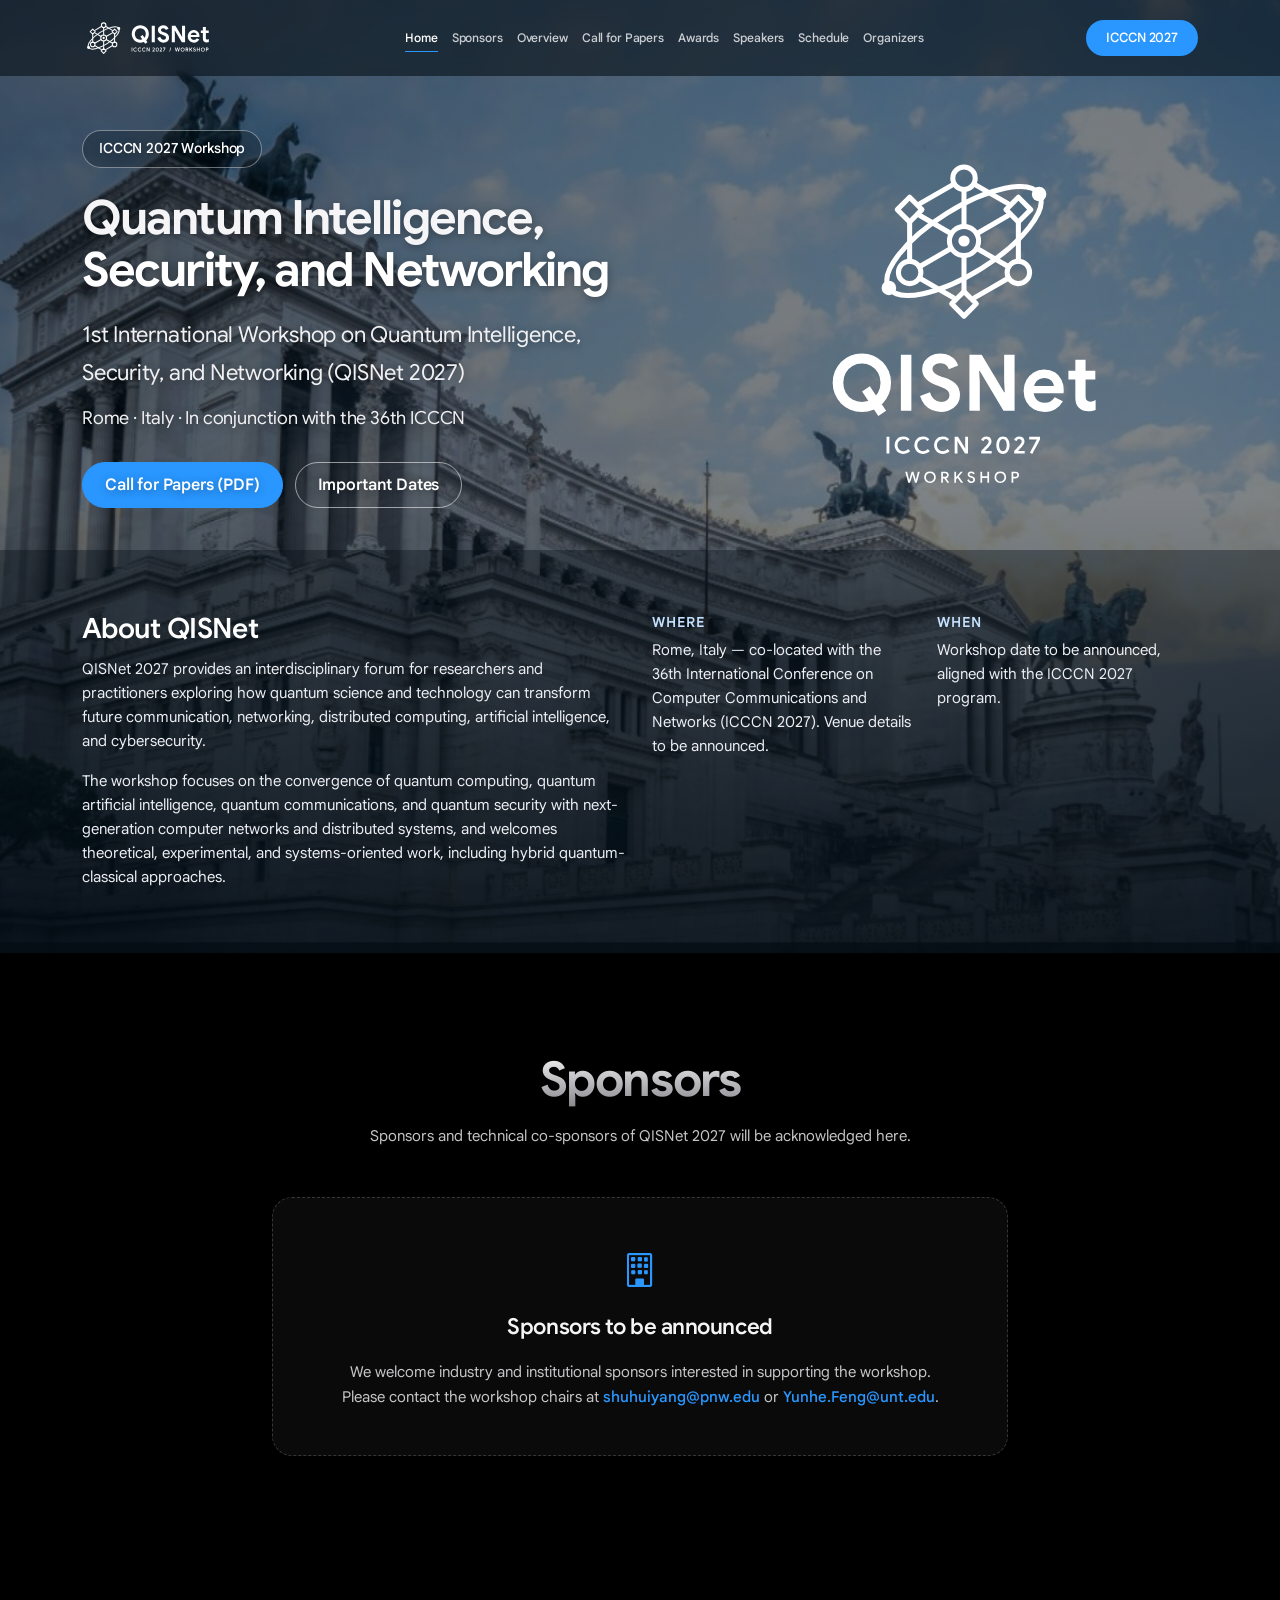
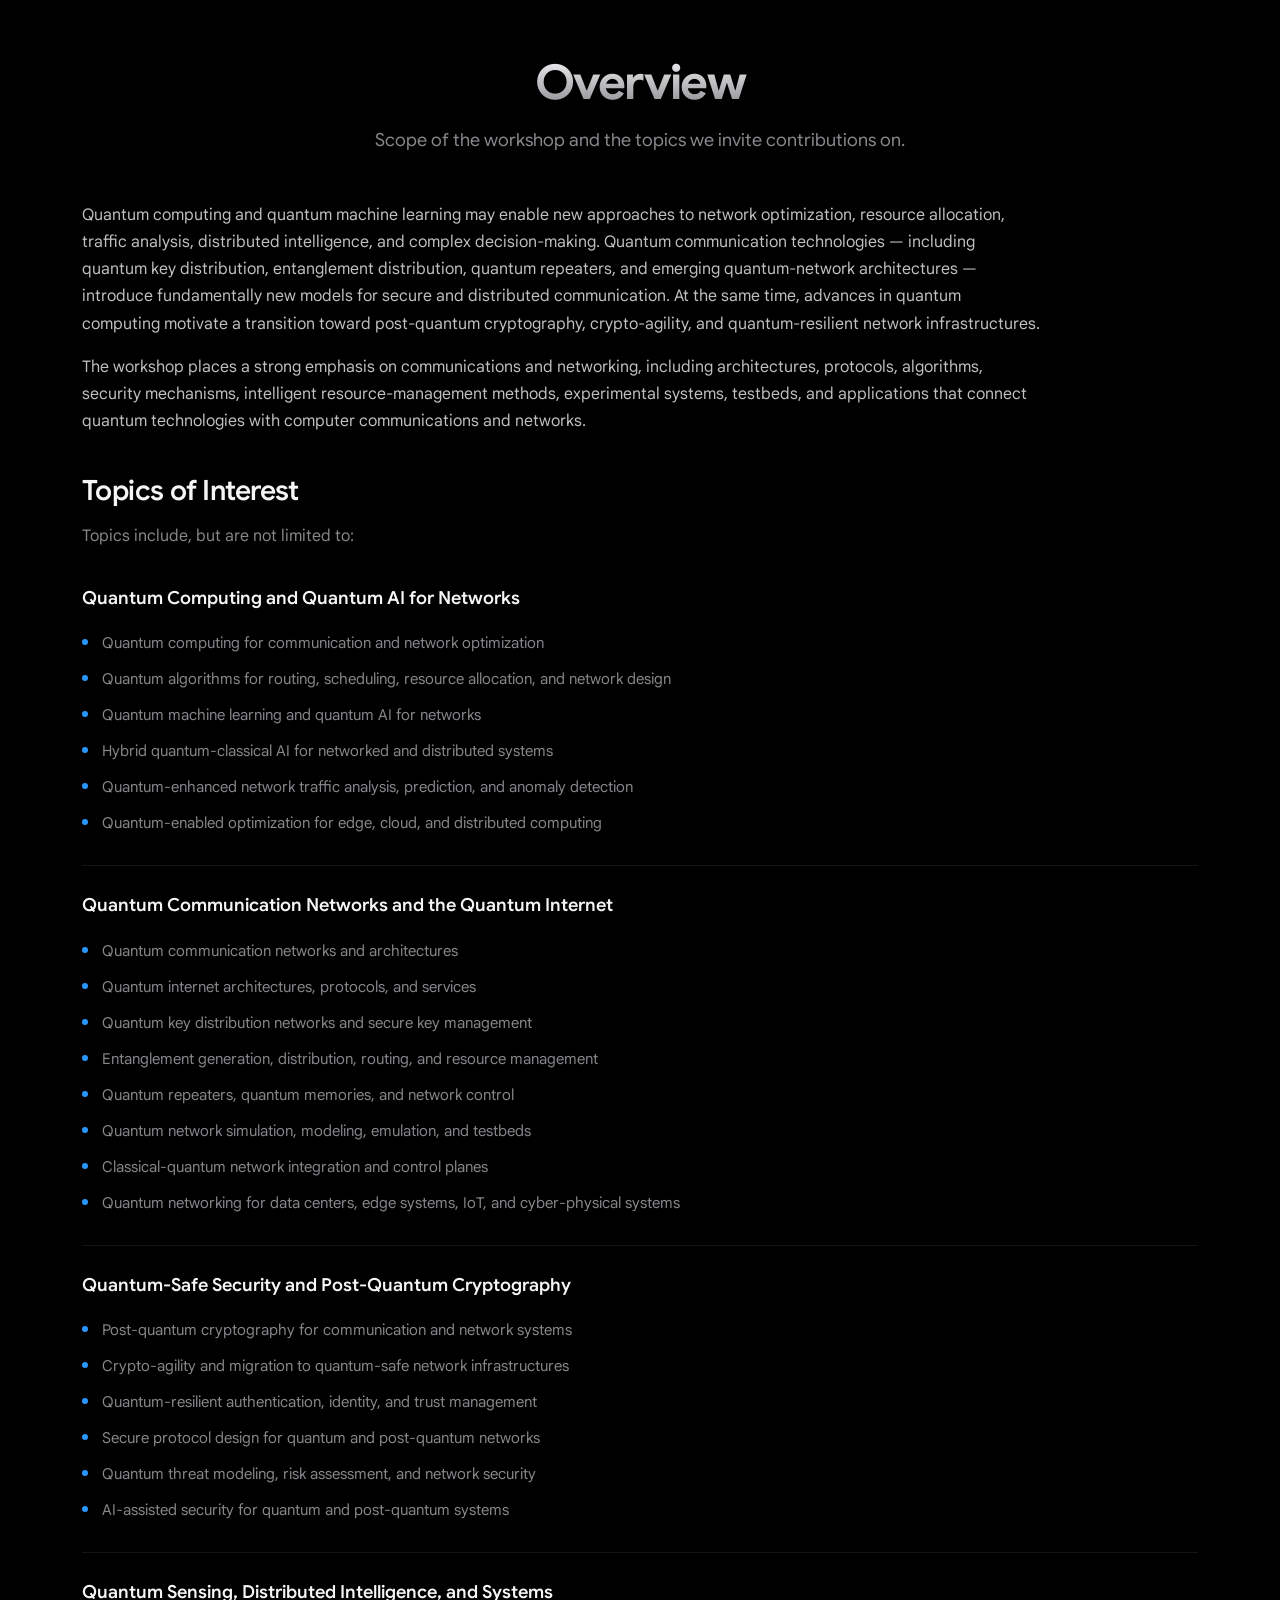
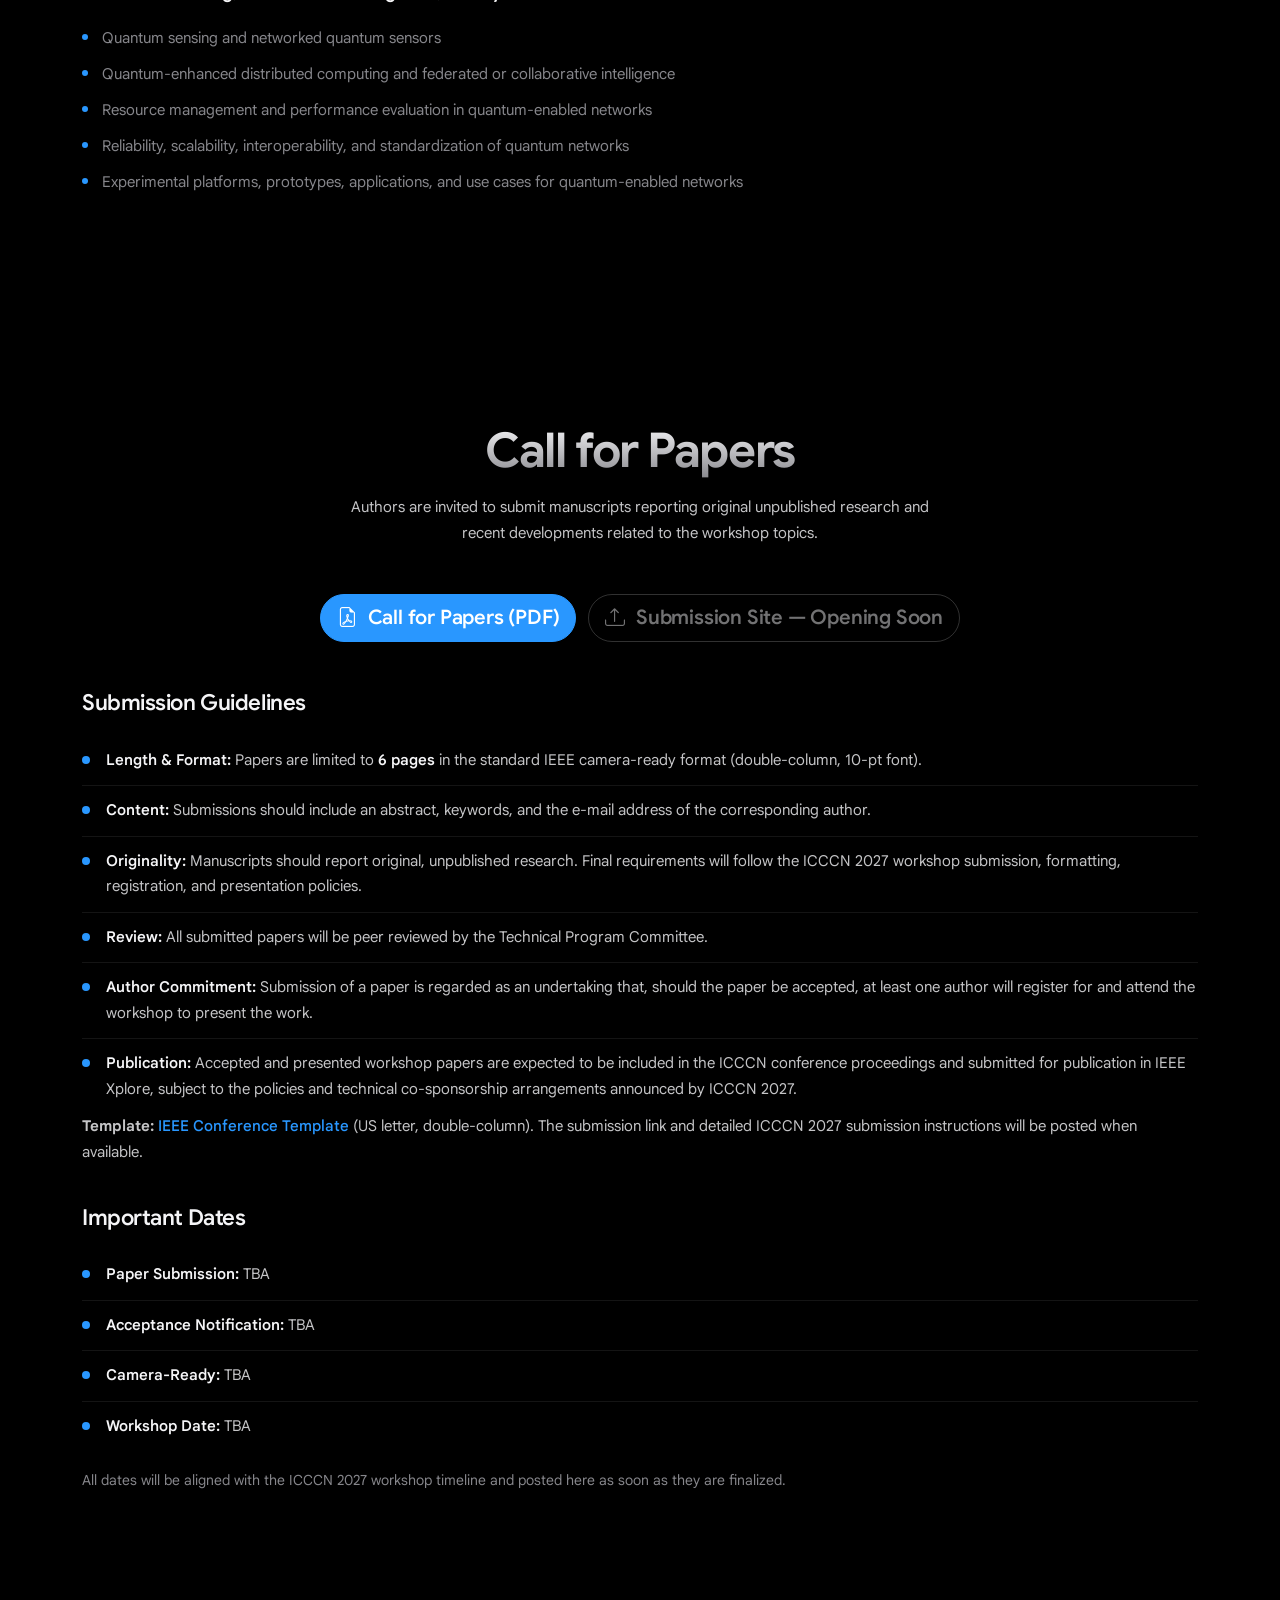
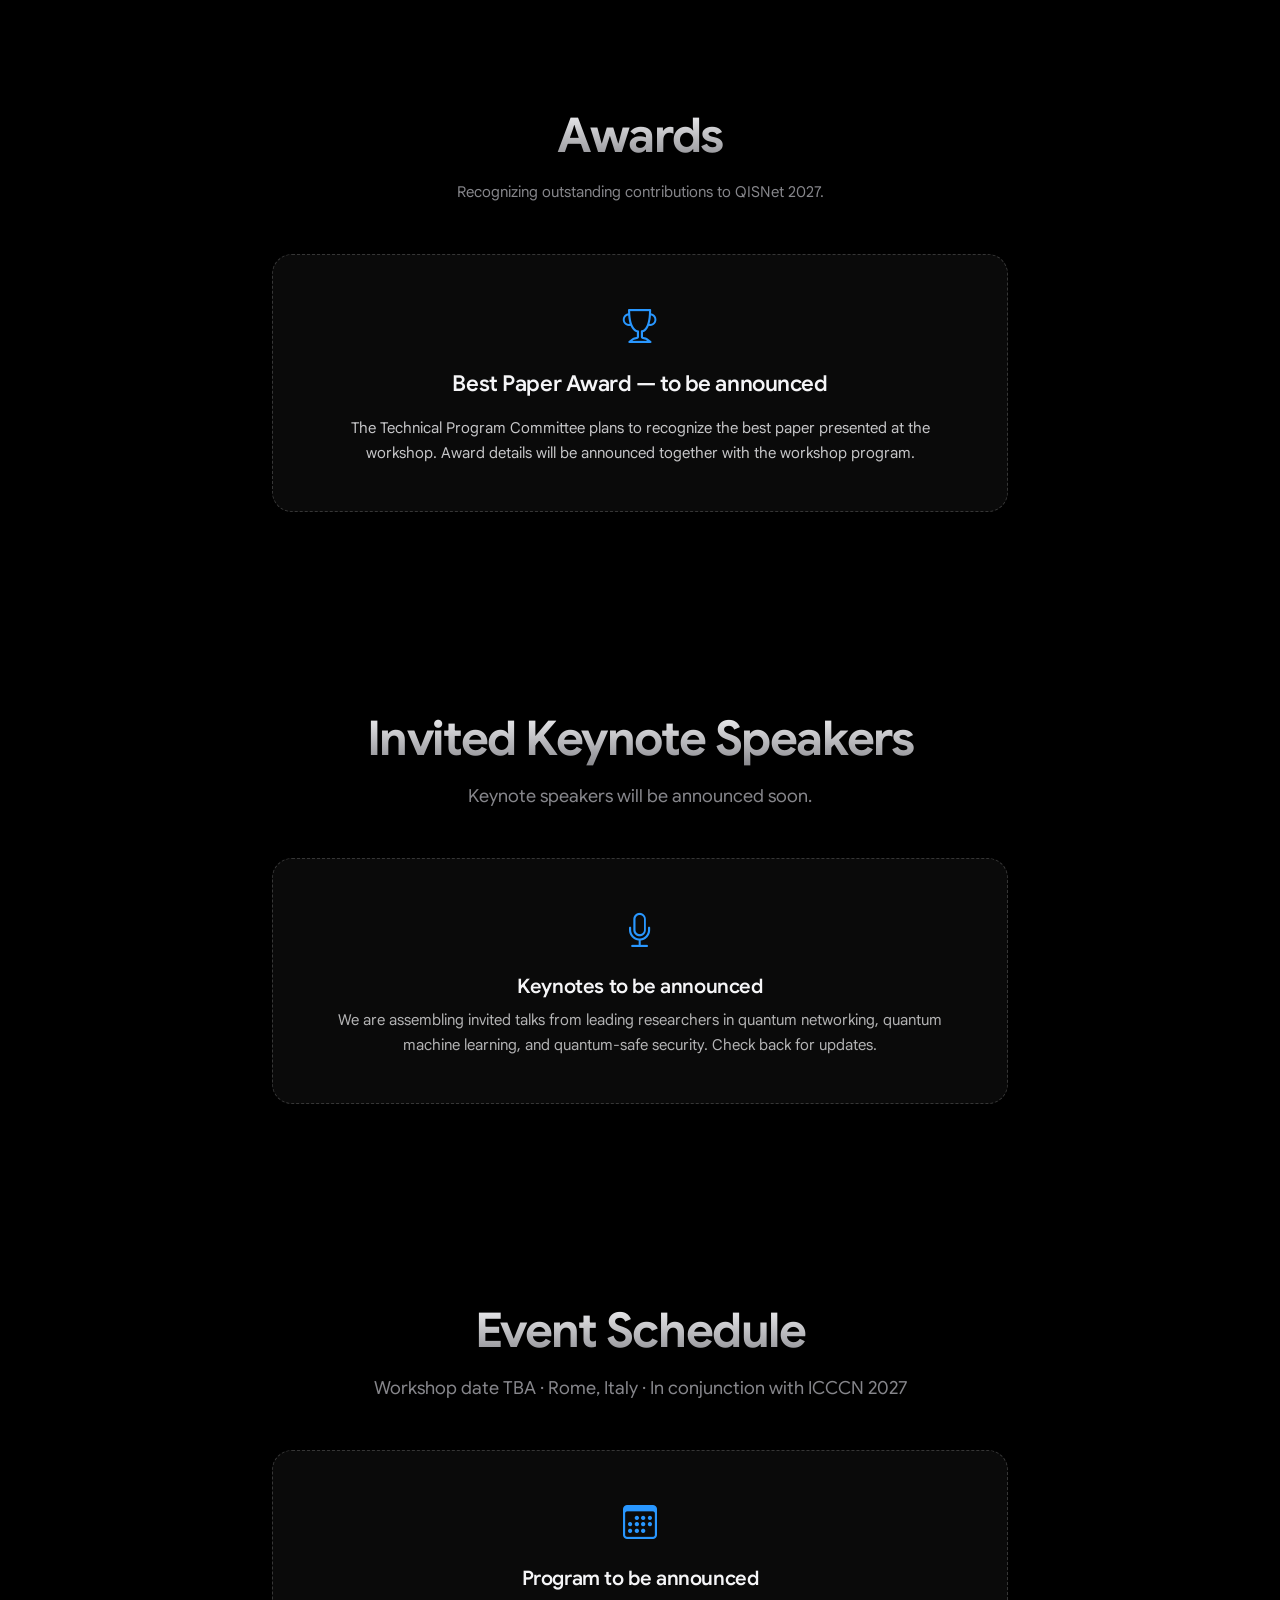
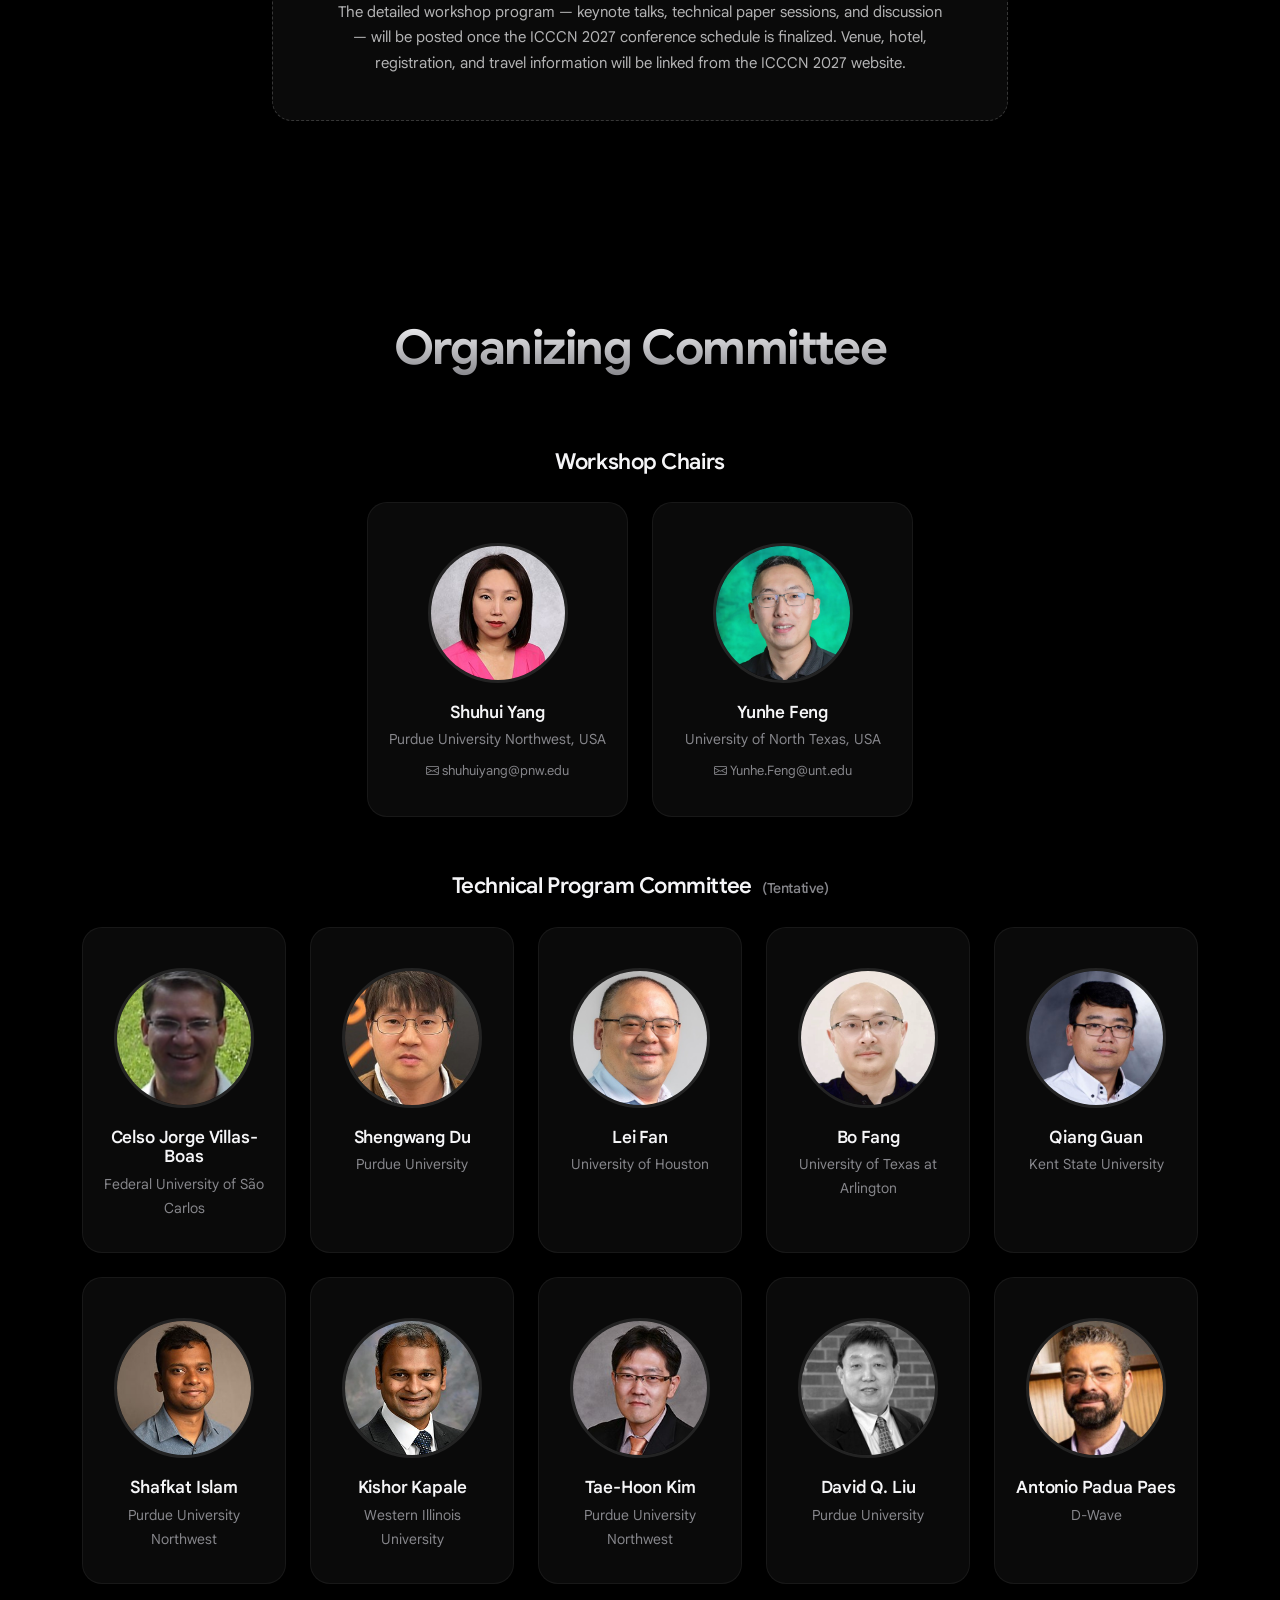
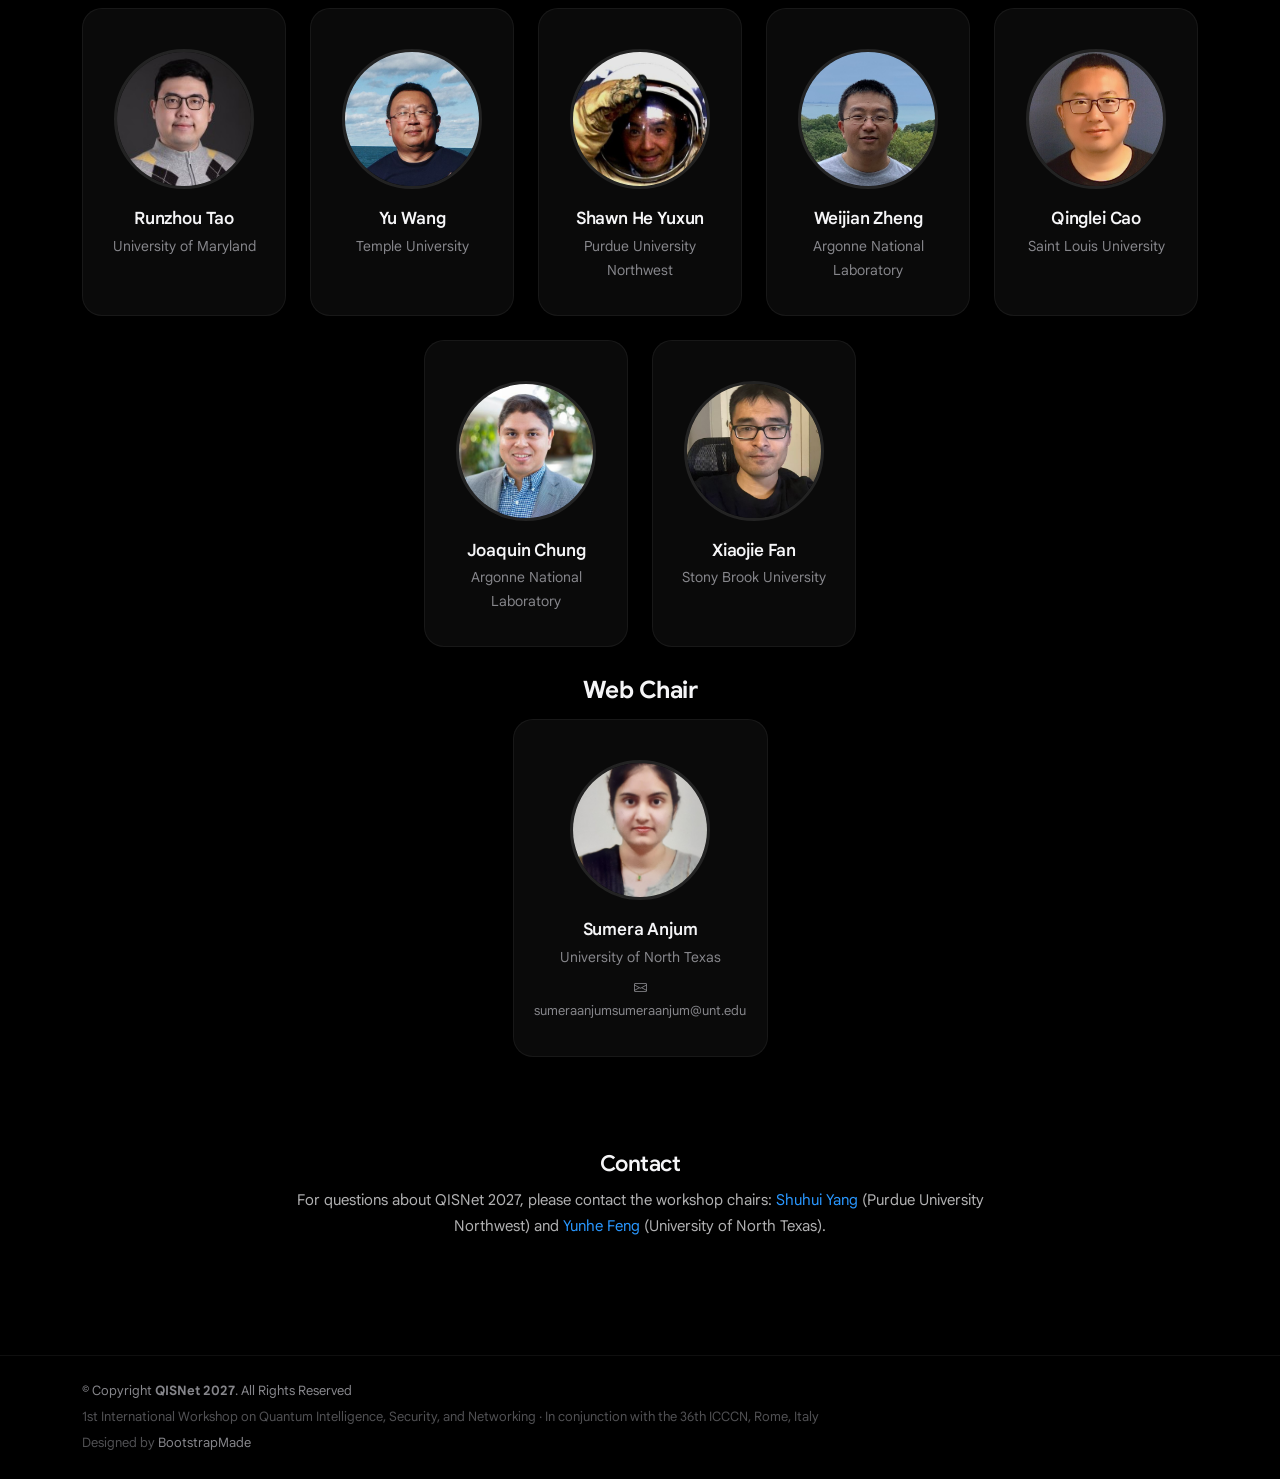
<file: index.html>
<!DOCTYPE html>
<html lang="en">

<head>
  <meta charset="utf-8">
  <meta content="width=device-width, initial-scale=1.0" name="viewport">
  <title>[QISNet @ ICCCN 2027] 1st International Workshop on Quantum Intelligence, Security, and Networking</title>
  <meta name="description" content="QISNet 2027: the 1st International Workshop on Quantum Intelligence, Security, and Networking, held in conjunction with the 36th International Conference on Computer Communications and Networks (ICCCN 2027), Rome, Italy.">
  <meta name="keywords" content="QISNet, ICCCN 2027, quantum networking, quantum internet, quantum key distribution, post-quantum cryptography, quantum machine learning, quantum security, quantum communications, Rome">
  <meta property="og:title" content="QISNet 2027 — Quantum Intelligence, Security, and Networking">
  <meta property="og:description" content="1st International Workshop on Quantum Intelligence, Security, and Networking, co-located with ICCCN 2027 in Rome, Italy.">
  <meta property="og:type" content="website">
  <meta property="og:image" content="assets/img/hero-rome.jpg">

  <!-- Favicons -->
  <link href="favicon.png" rel="icon" type="image/png">
  <link href="apple-touch-icon.png" rel="apple-touch-icon">

  <!-- Fonts -->
  <link href="assets/fonts/google-sans-latin.woff2" rel="preload" as="font" type="font/woff2" crossorigin>

  <!-- Vendor CSS Files -->
  <link href="assets/vendor/bootstrap/css/bootstrap.min.css" rel="stylesheet">
  <link href="assets/vendor/bootstrap-icons/bootstrap-icons.css" rel="stylesheet">
  <link href="assets/vendor/aos/aos.css" rel="stylesheet">
  <link href="assets/vendor/glightbox/css/glightbox.min.css" rel="stylesheet">
  <link href="assets/vendor/swiper/swiper-bundle.min.css" rel="stylesheet">

  <!-- Main CSS File -->
  <link href="assets/css/main.css" rel="stylesheet">
  <link href="assets/css/brand.css" rel="stylesheet">
</head>

<body class="index-page">

  <!-- Header -->
  <header id="header" class="header d-flex align-items-center fixed-top">
    <div class="container-fluid container-xl position-relative d-flex align-items-center">

      <a class="brand-home" href="#hero" aria-label="QISNet home">
        <img src="assets/img/brand/qisnet-horizontal.svg" width="1280" height="360" alt="QISNet — ICCCN 2027 Workshop">
      </a>

      <nav id="navmenu" class="navmenu">
        <ul>
          <li><a href="#hero" class="active">Home</a></li>
          <li><a href="#sponsors">Sponsors</a></li>
          <li><a href="#overview">Overview</a></li>
          <li><a href="#cfp">Call for Papers</a></li>
          <li><a href="#awards">Awards</a></li>
          <li><a href="#speakers">Speakers</a></li>
          <li><a href="#schedule">Schedule</a></li>
          <li><a href="#organizers">Organizers</a></li>
        </ul>
        <i class="mobile-nav-toggle d-xl-none bi bi-list"></i>
      </nav>

      <a class="cta-btn d-block" href="http://www.icccn.org/index.html" target="_blank" rel="noopener noreferrer">
        ICCCN 2027
      </a>
    </div>
  </header>
  <!-- /Header -->

  <main class="main">

    <!-- Hero -->
    <section id="hero" class="hero section dark-background">
      <img src="assets/img/hero-rome.jpg" alt="" class="hero-bg" data-aos="fade-in">
      <div class="container hero-brand-layout">
        <div class="hero-copy">
          <div class="hero-badge" data-aos="fade-up" data-aos-delay="50">ICCCN 2027 Workshop</div>
          <h2 data-aos="fade-up" data-aos-delay="100">
            Quantum Intelligence,<br>
            <span>Security, and Networking</span>
          </h2>
          <p class="hero-subtitle" data-aos="fade-up" data-aos-delay="200">
            1st International Workshop on Quantum Intelligence, Security, and Networking (QISNet 2027)
          </p>
          <p class="hero-subtitle" data-aos="fade-up" data-aos-delay="250" style="font-size: 18px; margin-top: 12px;">
            Rome · Italy · In conjunction with the 36th ICCCN
          </p>
          <div class="hero-actions" data-aos="fade-up" data-aos-delay="300">
            <a href="QISNet2027_Call_for_Papers.pdf" class="btn btn-primary" target="_blank" rel="noopener">Call for Papers (PDF)</a>
            <a href="#cfp" class="btn btn-outline-light">Important Dates</a>
          </div>
        </div>
        <img class="hero-brand" src="assets/img/brand/qisnet-vertical.svg" width="1000" height="1000" alt="QISNet — ICCCN 2027 Workshop" fetchpriority="high">
      </div>

      <div class="about-info mt-auto position-relative">
        <div class="container position-relative" data-aos="fade-up">
          <div class="row">
            <div class="col-lg-6">
              <h2>About QISNet</h2>
              <p>
                QISNet 2027 provides an interdisciplinary forum for researchers and practitioners exploring how quantum science and technology
                can transform future communication, networking, distributed computing, artificial intelligence, and cybersecurity.
              </p>
              <p>
                The workshop focuses on the convergence of quantum computing, quantum artificial intelligence, quantum communications, and quantum
                security with next-generation computer networks and distributed systems, and welcomes theoretical, experimental, and
                systems-oriented work, including hybrid quantum-classical approaches.
              </p>
            </div>
            <div class="col-lg-3">
              <h3>Where</h3>
              <p>Rome, Italy — co-located with the 36th International Conference on Computer Communications and Networks (ICCCN 2027). Venue details to be announced.</p>
            </div>
            <div class="col-lg-3">
              <h3>When</h3>
              <p>Workshop date to be announced, aligned with the ICCCN 2027 program.</p>
            </div>
          </div>
        </div>
      </div>
    </section>
    <!-- /Hero -->

    <!-- Sponsors -->
    <section id="sponsors" class="cfp section">
      <div class="container section-title" data-aos="fade-up">
        <h2>Sponsors</h2>
        <p>Sponsors and technical co-sponsors of QISNet 2027 will be acknowledged here.</p>
      </div>

      <div class="container">
        <div class="row gy-4 justify-content-center">
          <div class="col-lg-8" data-aos="fade-up" data-aos-delay="100">
            <div class="tba-card">
              <i class="bi bi-building"></i>
              <h3>Sponsors to be announced</h3>
              <p>
                We welcome industry and institutional sponsors interested in supporting the workshop.
                Please contact the workshop chairs at
                <a href="mailto:shuhuiyang@pnw.edu">shuhuiyang@pnw.edu</a> or
                <a href="mailto:Yunhe.Feng@unt.edu">Yunhe.Feng@unt.edu</a>.
              </p>
            </div>
          </div>
        </div>
      </div>
    </section>
    <!-- /Sponsors -->

    <!-- Overview (Topics) -->
    <section id="overview" class="overview section">
      <div class="container section-title" data-aos="fade-up">
        <h2>Overview</h2>
        <p>Scope of the workshop and the topics we invite contributions on.</p>
      </div>

      <div class="container">
        <div class="overview-scope" data-aos="fade-up">
          <p>
            Quantum computing and quantum machine learning may enable new approaches to network optimization, resource allocation,
            traffic analysis, distributed intelligence, and complex decision-making. Quantum communication technologies — including
            quantum key distribution, entanglement distribution, quantum repeaters, and emerging quantum-network architectures — introduce
            fundamentally new models for secure and distributed communication. At the same time, advances in quantum computing motivate a
            transition toward post-quantum cryptography, crypto-agility, and quantum-resilient network infrastructures.
          </p>
          <p>
            The workshop places a strong emphasis on communications and networking, including architectures, protocols, algorithms,
            security mechanisms, intelligent resource-management methods, experimental systems, testbeds, and applications that connect
            quantum technologies with computer communications and networks.
          </p>
        </div>

        <h3 data-aos="fade-up">Topics of Interest</h3>
        <p class="topics-intro" data-aos="fade-up">Topics include, but are not limited to:</p>
        <ul>
          <li data-aos="fade-up" data-aos-delay="50">
            <strong>Quantum Computing and Quantum AI for Networks</strong>
            <ul>
              <li>Quantum computing for communication and network optimization</li>
              <li>Quantum algorithms for routing, scheduling, resource allocation, and network design</li>
              <li>Quantum machine learning and quantum AI for networks</li>
              <li>Hybrid quantum-classical AI for networked and distributed systems</li>
              <li>Quantum-enhanced network traffic analysis, prediction, and anomaly detection</li>
              <li>Quantum-enabled optimization for edge, cloud, and distributed computing</li>
            </ul>
          </li>
          <li data-aos="fade-up" data-aos-delay="80">
            <strong>Quantum Communication Networks and the Quantum Internet</strong>
            <ul>
              <li>Quantum communication networks and architectures</li>
              <li>Quantum internet architectures, protocols, and services</li>
              <li>Quantum key distribution networks and secure key management</li>
              <li>Entanglement generation, distribution, routing, and resource management</li>
              <li>Quantum repeaters, quantum memories, and network control</li>
              <li>Quantum network simulation, modeling, emulation, and testbeds</li>
              <li>Classical-quantum network integration and control planes</li>
              <li>Quantum networking for data centers, edge systems, IoT, and cyber-physical systems</li>
            </ul>
          </li>
          <li data-aos="fade-up" data-aos-delay="110">
            <strong>Quantum-Safe Security and Post-Quantum Cryptography</strong>
            <ul>
              <li>Post-quantum cryptography for communication and network systems</li>
              <li>Crypto-agility and migration to quantum-safe network infrastructures</li>
              <li>Quantum-resilient authentication, identity, and trust management</li>
              <li>Secure protocol design for quantum and post-quantum networks</li>
              <li>Quantum threat modeling, risk assessment, and network security</li>
              <li>AI-assisted security for quantum and post-quantum systems</li>
            </ul>
          </li>
          <li data-aos="fade-up" data-aos-delay="140">
            <strong>Quantum Sensing, Distributed Intelligence, and Systems</strong>
            <ul>
              <li>Quantum sensing and networked quantum sensors</li>
              <li>Quantum-enhanced distributed computing and federated or collaborative intelligence</li>
              <li>Resource management and performance evaluation in quantum-enabled networks</li>
              <li>Reliability, scalability, interoperability, and standardization of quantum networks</li>
              <li>Experimental platforms, prototypes, applications, and use cases for quantum-enabled networks</li>
            </ul>
          </li>
        </ul>
      </div>
    </section>
    <!-- /Overview -->

    <!-- CFP -->
    <section id="cfp" class="cfp section">
      <div class="container section-title" data-aos="fade-up">
        <h2>Call for Papers</h2>
        <p>Authors are invited to submit manuscripts reporting original unpublished research and recent developments related to the workshop topics.</p>
      </div>

      <div class="text-center cfp-actions" data-aos="fade-up">
        <a href="QISNet2027_Call_for_Papers.pdf" target="_blank" rel="noopener" class="btn btn-primary btn-lg">
          <i class="bi bi-file-earmark-pdf"></i> Call for Papers (PDF)
        </a>
        <span class="btn btn-outline-light btn-lg disabled" aria-disabled="true" title="The submission site will be linked here once ICCCN 2027 opens workshop submissions">
          <i class="bi bi-upload"></i> Submission Site — Opening Soon
        </span>
      </div>

      <div class="container">
        <h3 data-aos="fade-up">Submission Guidelines</h3>
        <ul data-aos="fade-up" data-aos-delay="100">
          <li><strong>Length &amp; Format:</strong> Papers are limited to <strong>6 pages</strong> in the standard IEEE camera-ready format (double-column, 10-pt font).</li>
          <li><strong>Content:</strong> Submissions should include an abstract, keywords, and the e-mail address of the corresponding author.</li>
          <li><strong>Originality:</strong> Manuscripts should report original, unpublished research. Final requirements will follow the ICCCN 2027 workshop submission, formatting, registration, and presentation policies.</li>
          <li><strong>Review:</strong> All submitted papers will be peer reviewed by the Technical Program Committee.</li>
          <li><strong>Author Commitment:</strong> Submission of a paper is regarded as an undertaking that, should the paper be accepted, at least one author will register for and attend the workshop to present the work.</li>
          <li><strong>Publication:</strong> Accepted and presented workshop papers are expected to be included in the ICCCN conference proceedings and submitted for publication in IEEE Xplore, subject to the policies and technical co-sponsorship arrangements announced by ICCCN 2027.</li>
        </ul>

        <p data-aos="fade-up" data-aos-delay="150">
          <strong>Template:</strong> <a href="https://www.ieee.org/conferences/publishing/templates.html" target="_blank" rel="noopener">IEEE Conference Template</a>
          (US letter, double-column). The submission link and detailed ICCCN 2027 submission instructions will be posted when available.
        </p>

        <h3 data-aos="fade-up" data-aos-delay="200">Important Dates</h3>
        <ul data-aos="fade-up" data-aos-delay="250">
          <li><strong>Paper Submission:</strong> TBA</li>
          <li><strong>Acceptance Notification:</strong> TBA</li>
          <li><strong>Camera-Ready:</strong> TBA</li>
          <li><strong>Workshop Date:</strong> TBA</li>
        </ul>
        <p class="dates-note" data-aos="fade-up" data-aos-delay="280">All dates will be aligned with the ICCCN 2027 workshop timeline and posted here as soon as they are finalized.</p>
      </div>
    </section>
    <!-- /CFP -->

    <!-- Awards -->
    <section id="awards" class="cfp section awards-section">
      <div class="container section-title" data-aos="fade-up">
        <h2>Awards</h2>
        <p>Recognizing outstanding contributions to QISNet 2027.</p>
      </div>

      <div class="container">
        <div class="row gy-4 justify-content-center">
          <div class="col-lg-8" data-aos="fade-up" data-aos-delay="100">
            <div class="tba-card">
              <i class="bi bi-trophy"></i>
              <h3>Best Paper Award — to be announced</h3>
              <p>
                The Technical Program Committee plans to recognize the best paper presented at the workshop.
                Award details will be announced together with the workshop program.
              </p>
            </div>
          </div>
        </div>
      </div>
    </section>
    <!-- /Awards -->

    <!-- Speakers -->
    <section id="speakers" class="speakers section">
      <div class="container section-title" data-aos="fade-up">
        <h2>Invited Keynote Speakers</h2>
        <p>Keynote speakers will be announced soon.</p>
      </div>
      <div class="container">
        <div class="row gy-4 justify-content-center">
          <div class="col-lg-8" data-aos="fade-up" data-aos-delay="100">
            <div class="tba-card">
              <i class="bi bi-mic"></i>
              <h3>Keynotes to be announced</h3>
              <p>
                We are assembling invited talks from leading researchers in quantum networking, quantum machine learning,
                and quantum-safe security. Check back for updates.
              </p>
            </div>
          </div>
        </div>
      </div>
    </section>
    <!-- /Speakers -->

    <!-- Schedule -->
    <section id="schedule" class="schedule section">
      <div class="container section-title" data-aos="fade-up">
        <h2>Event Schedule</h2>
        <p>Workshop date TBA · Rome, Italy · In conjunction with ICCCN 2027</p>
      </div>

      <div class="container">
        <div class="row justify-content-center" data-aos="fade-up" data-aos-delay="100">
          <div class="col-lg-8">
            <div class="tba-card">
              <i class="bi bi-calendar3"></i>
              <h3>Program to be announced</h3>
              <p>
                The detailed workshop program — keynote talks, technical paper sessions, and discussion — will be posted once the
                ICCCN 2027 conference schedule is finalized. Venue, hotel, registration, and travel information will be linked
                from the ICCCN 2027 website.
              </p>
            </div>
          </div>
        </div>
      </div>
    </section>
    <!-- /Schedule -->

    <!-- Organizers -->
    <section id="organizers" class="speakers section">
      <div class="container section-title" data-aos="fade-up">
        <h2>Organizing Committee</h2>
      </div>

      <div class="container">
        <h3 class="group-title" data-aos="fade-up">Workshop Chairs</h3>
        <div class="row gy-4 justify-content-center">

          <!-- Shuhui Yang -->
          <div class="col-xl-3 col-lg-4 col-md-6" data-aos="fade-up" data-aos-delay="20">
            <div class="member">
              <img src="assets/img/people/shuhui-yang.jpg" class="img-fluid" alt="Shuhui Yang">
              <div class="member-info">
                <div class="member-info-content">
                  <h4><a href="https://www.pnw.edu/people/shuhui-grace-yang/" target="_blank" rel="noopener">Shuhui Yang</a></h4>
                  <span>Purdue University Northwest, USA</span>
                  <a class="member-mail" href="mailto:shuhuiyang@pnw.edu"><i class="bi bi-envelope"></i> shuhuiyang@pnw.edu</a>
                </div>
              </div>
            </div>
          </div>

          <!-- Yunhe Feng -->
          <div class="col-xl-3 col-lg-4 col-md-6" data-aos="fade-up" data-aos-delay="40">
            <div class="member">
              <img src="assets/img/people/yunhe-feng.jpg" class="img-fluid" alt="Yunhe Feng">
              <div class="member-info">
                <div class="member-info-content">
                  <h4><a href="https://yunhefeng.me/" target="_blank" rel="noopener">Yunhe Feng</a></h4>
                  <span>University of North Texas, USA</span>
                  <a class="member-mail" href="mailto:Yunhe.Feng@unt.edu"><i class="bi bi-envelope"></i> Yunhe.Feng@unt.edu</a>
                </div>
              </div>
            </div>
          </div>

        </div>

        <h3 class="group-title" data-aos="fade-up">Technical Program Committee <small>(Tentative)</small></h3>
        <div class="row gy-4 five-per-row justify-content-center">

          <!-- Celso Jorge Villas-Boas -->
          <div class="col-xl-3 col-lg-4 col-md-6" data-aos="fade-up" data-aos-delay="20">
            <div class="member">
              <img src="assets/img/people/celso-villas-boas.jpg" class="img-fluid" alt="Celso Jorge Villas-Boas">
              <div class="member-info">
                <div class="member-info-content">
                  <h4><a href="https://portal.df.ufscar.br/celsovb" target="_blank" rel="noopener">Celso Jorge Villas-Boas</a></h4>
                  <span>Federal University of São Carlos</span>
                </div>
              </div>
            </div>
          </div>

          <!-- Shengwang Du -->
          <div class="col-xl-3 col-lg-4 col-md-6" data-aos="fade-up" data-aos-delay="40">
            <div class="member">
              <img src="assets/img/people/shengwang-du.jpg" class="img-fluid" alt="Shengwang Du">
              <div class="member-info">
                <div class="member-info-content">
                  <h4><a href="https://www.physics.purdue.edu/people/faculty/du350.php" target="_blank" rel="noopener">Shengwang Du</a></h4>
                  <span>Purdue University</span>
                </div>
              </div>
            </div>
          </div>

          <!-- Lei Fan -->
          <div class="col-xl-3 col-lg-4 col-md-6" data-aos="fade-up" data-aos-delay="60">
            <div class="member">
              <img src="assets/img/people/lei-fan.jpg" class="img-fluid" alt="Lei Fan">
              <div class="member-info">
                <div class="member-info-content">
                  <h4><a href="https://www.et.uh.edu/faculty/fan-lei" target="_blank" rel="noopener">Lei Fan</a></h4>
                  <span>University of Houston</span>
                </div>
              </div>
            </div>
          </div>

          <!-- Bo Fang -->
          <div class="col-xl-3 col-lg-4 col-md-6" data-aos="fade-up" data-aos-delay="80">
            <div class="member">
              <img src="assets/img/people/bo-fang.jpg" class="img-fluid" alt="Bo Fang">
              <div class="member-info">
                <div class="member-info-content">
                  <h4><a href="https://flyree.github.io/" target="_blank" rel="noopener">Bo Fang</a></h4>
                  <span>University of Texas at Arlington</span>
                </div>
              </div>
            </div>
          </div>

          <!-- Qiang Guan -->
          <div class="col-xl-3 col-lg-4 col-md-6" data-aos="fade-up" data-aos-delay="100">
            <div class="member">
              <img src="assets/img/people/qiang-guan.jpg" class="img-fluid" alt="Qiang Guan">
              <div class="member-info">
                <div class="member-info-content">
                  <h4><a href="https://www.cs.kent.edu/~qguan/" target="_blank" rel="noopener">Qiang Guan</a></h4>
                  <span>Kent State University</span>
                </div>
              </div>
            </div>
          </div>

          <!-- Shafkat Islam -->
          <div class="col-xl-3 col-lg-4 col-md-6" data-aos="fade-up" data-aos-delay="120">
            <div class="member">
              <img src="assets/img/people/shafkat-islam.jpg" class="img-fluid" alt="Shafkat Islam">
              <div class="member-info">
                <div class="member-info-content">
                  <h4><a href="https://www.pnw.edu/people/shafkat-islam-ph-d/" target="_blank" rel="noopener">Shafkat Islam</a></h4>
                  <span>Purdue University Northwest</span>
                </div>
              </div>
            </div>
          </div>

          <!-- Kishor Kapale -->
          <div class="col-xl-3 col-lg-4 col-md-6" data-aos="fade-up" data-aos-delay="140">
            <div class="member">
              <img src="assets/img/people/kishor-kapale.jpg" class="img-fluid" alt="Kishor Kapale">
              <div class="member-info">
                <div class="member-info-content">
                  <h4><a href="https://wiu.edu/cas/physics/contact_directory/kapale.php" target="_blank" rel="noopener">Kishor Kapale</a></h4>
                  <span>Western Illinois University</span>
                </div>
              </div>
            </div>
          </div>

          <!-- Tae-Hoon Kim -->
          <div class="col-xl-3 col-lg-4 col-md-6" data-aos="fade-up" data-aos-delay="160">
            <div class="member">
              <img src="assets/img/people/tae-hoon-kim.jpg" class="img-fluid" alt="Tae-Hoon Kim">
              <div class="member-info">
                <div class="member-info-content">
                  <h4><a href="https://www.pnw.edu/people/tae-hoon-kim/" target="_blank" rel="noopener">Tae-Hoon Kim</a></h4>
                  <span>Purdue University Northwest</span>
                </div>
              </div>
            </div>
          </div>

          <!-- David Q. Liu -->
          <div class="col-xl-3 col-lg-4 col-md-6" data-aos="fade-up" data-aos-delay="180">
            <div class="member">
              <img src="assets/img/people/david-liu.jpg" class="img-fluid" alt="David Q. Liu">
              <div class="member-info">
                <div class="member-info-content">
                  <h4><a href="https://quantum.research.purdue.edu/directory/david-liu/" target="_blank" rel="noopener">David Q. Liu</a></h4>
                  <span>Purdue University</span>
                </div>
              </div>
            </div>
          </div>

          <!-- Antonio Padua Paes -->
          <div class="col-xl-3 col-lg-4 col-md-6" data-aos="fade-up" data-aos-delay="200">
            <div class="member">
              <img src="assets/img/people/antonio-paes.jpg" class="img-fluid" alt="Antonio Padua Paes">
              <div class="member-info">
                <div class="member-info-content">
                  <h4><a href="https://www.antoniopaes.com/" target="_blank" rel="noopener">Antonio Padua Paes</a></h4>
                  <span>D-Wave</span>
                </div>
              </div>
            </div>
          </div>

          <!-- Runzhou Tao -->
          <div class="col-xl-3 col-lg-4 col-md-6" data-aos="fade-up" data-aos-delay="220">
            <div class="member">
              <img src="assets/img/people/runzhou-tao.jpg" class="img-fluid" alt="Runzhou Tao">
              <div class="member-info">
                <div class="member-info-content">
                  <h4><a href="https://runzhoutao.github.io/" target="_blank" rel="noopener">Runzhou Tao</a></h4>
                  <span>University of Maryland</span>
                </div>
              </div>
            </div>
          </div>

          <!-- Yu Wang -->
          <div class="col-xl-3 col-lg-4 col-md-6" data-aos="fade-up" data-aos-delay="240">
            <div class="member">
              <img src="assets/img/people/yu-wang.jpg" class="img-fluid" alt="Yu Wang">
              <div class="member-info">
                <div class="member-info-content">
                  <h4><a href="https://cis.temple.edu/~yu/" target="_blank" rel="noopener">Yu Wang</a></h4>
                  <span>Temple University</span>
                </div>
              </div>
            </div>
          </div>

          <!-- Shawn He Yuxun -->
          <div class="col-xl-3 col-lg-4 col-md-6" data-aos="fade-up" data-aos-delay="260">
            <div class="member">
              <img src="assets/img/people/shawn-he.jpg" class="img-fluid" alt="Shawn He Yuxun">
              <div class="member-info">
                <div class="member-info-content">
                  <h4><a href="https://www.linkedin.com/in/shawn-he-yuxun/" target="_blank" rel="noopener">Shawn He Yuxun</a></h4>
                  <span>Purdue University Northwest</span>
                </div>
              </div>
            </div>
          </div>

          <!-- Weijian Zheng -->
          <div class="col-xl-3 col-lg-4 col-md-6" data-aos="fade-up" data-aos-delay="280">
            <div class="member">
              <img src="assets/img/people/weijian-zheng.jpg" class="img-fluid" alt="Weijian Zheng">
              <div class="member-info">
                <div class="member-info-content">
                  <h4><a href="https://www.weijianzheng.net/" target="_blank" rel="noopener">Weijian Zheng</a></h4>
                  <span>Argonne National Laboratory</span>
                </div>
              </div>
            </div>
          </div>

          <!-- Qinglei Cao -->
          <div class="col-xl-3 col-lg-4 col-md-6" data-aos="fade-up" data-aos-delay="300">
            <div class="member">
              <img src="assets/img/people/qinglei-cao.jpg" class="img-fluid" alt="Qinglei Cao">
              <div class="member-info">
                <div class="member-info-content">
                  <h4><a href="https://www.qingleicao.com/" target="_blank" rel="noopener">Qinglei Cao</a></h4>
                  <span>Saint Louis University</span>
                </div>
              </div>
            </div>
          </div>

          <!-- Joaquin Chung -->
          <div class="col-xl-3 col-lg-4 col-md-6" data-aos="fade-up" data-aos-delay="320">
            <div class="member">
              <img src="assets/img/people/joaquin-chung.jpg" class="img-fluid" alt="Joaquin Chung">
              <div class="member-info">
                <div class="member-info-content">
                  <h4><a href="https://www.anl.gov/profile/joaquin-chung" target="_blank" rel="noopener">Joaquin Chung</a></h4>
                  <span>Argonne National Laboratory</span>
                </div>
              </div>
            </div>
          </div>

          <!-- Xiaojie Fan -->
          <div class="col-xl-3 col-lg-4 col-md-6" data-aos="fade-up" data-aos-delay="340">
            <div class="member">
              <img src="assets/img/people/xiaojie-fan.png" class="img-fluid" alt="Xiaojie Fan">
              <div class="member-info">
                <div class="member-info-content">
                  <h4><a href="https://www.linkedin.com/in/xiaojie-fan" target="_blank" rel="noopener">Xiaojie Fan</a></h4>
                  <span>Stony Brook University</span>
                </div>
              </div>
            </div>
          </div>
        </div>
        <!-- ======= Web Chair Section ======= -->
        <section id="web-chair" class="section-with-bg" style="padding: 30px 0;">
          <div class="container" data-aos="fade-up">
            <div class="section-header" style="margin-bottom: 15px; text-align: center;">
              <h2 style="font-size: 24px; margin-bottom: 8px;">Web Chair</h2>
            </div>
            <div class="row justify-content-center">
              <!-- Sumera Anjum -->
              <div class="col-xl-3 col-lg-4 col-md-6"
                  data-aos="fade-up"
                  style="max-width: 340px;">
                <div class="member">
                  <img src="assets/img/people/sumera-anjum.jpeg" class="img-fluid" alt="Sumera Anjum">
                  <div class="member-info">
                    <div class="member-info-content">
                      <h4>
                        <a href="https://sumera21.github.io/sumera-anjum/" target="_blank" rel="noopener">Sumera Anjum</a>
                      </h4>
                      <span>University of North Texas</span>
                      <a class="member-mail" href="mailto:sumeraanjumsumeraanjum@unt.edu">
                        <i class="bi bi-envelope"></i> sumeraanjumsumeraanjum@unt.edu
                      </a>
                    </div>
                  </div>
                </div>
              </div>

            </div>
          </div>
        </section>
        <!-- End Web Chair Section -->

        <div class="contact-block" data-aos="fade-up">
          <h3 class="group-title">Contact</h3>
          <p>
            For questions about QISNet 2027, please contact the workshop chairs:
            <a href="mailto:shuhuiyang@pnw.edu">Shuhui Yang</a> (Purdue University Northwest) and
            <a href="mailto:Yunhe.Feng@unt.edu">Yunhe Feng</a> (University of North Texas).
          </p>
        </div>
      </div>
    </section>
    <!-- /Organizers -->

  </main>

  <!-- Footer -->
  <footer id="footer" class="footer dark-background">
    <div class="copyright text-center">
      <div class="container d-flex flex-column flex-lg-row justify-content-center justify-content-lg-between align-items-center">
        <div class="d-flex flex-column align-items-center align-items-lg-start">
          <div>© Copyright <strong><span>QISNet 2027</span></strong>. All Rights Reserved</div>
          <div class="credits">1st International Workshop on Quantum Intelligence, Security, and Networking · In conjunction with the 36th ICCCN, Rome, Italy</div>
          <div class="credits">Designed by <a href="https://bootstrapmade.com/">BootstrapMade</a></div>
        </div>
      </div>
    </div>
  </footer>
  <!-- /Footer -->

  <!-- Scroll Top -->
  <a href="#" id="scroll-top" class="scroll-top d-flex align-items-center justify-content-center"><i class="bi bi-arrow-up-short"></i></a>

  <!-- Preloader -->
  <div id="preloader"></div>

  <!-- Vendor JS Files -->
  <script src="assets/vendor/bootstrap/js/bootstrap.bundle.min.js"></script>
  <script src="assets/vendor/php-email-form/validate.js"></script>
  <script src="assets/vendor/aos/aos.js"></script>
  <script src="assets/vendor/glightbox/js/glightbox.min.js"></script>
  <script src="assets/vendor/swiper/swiper-bundle.min.js"></script>

  <!-- Main JS File -->
  <script src="assets/js/main.js"></script>

</body>
</html>
</file>
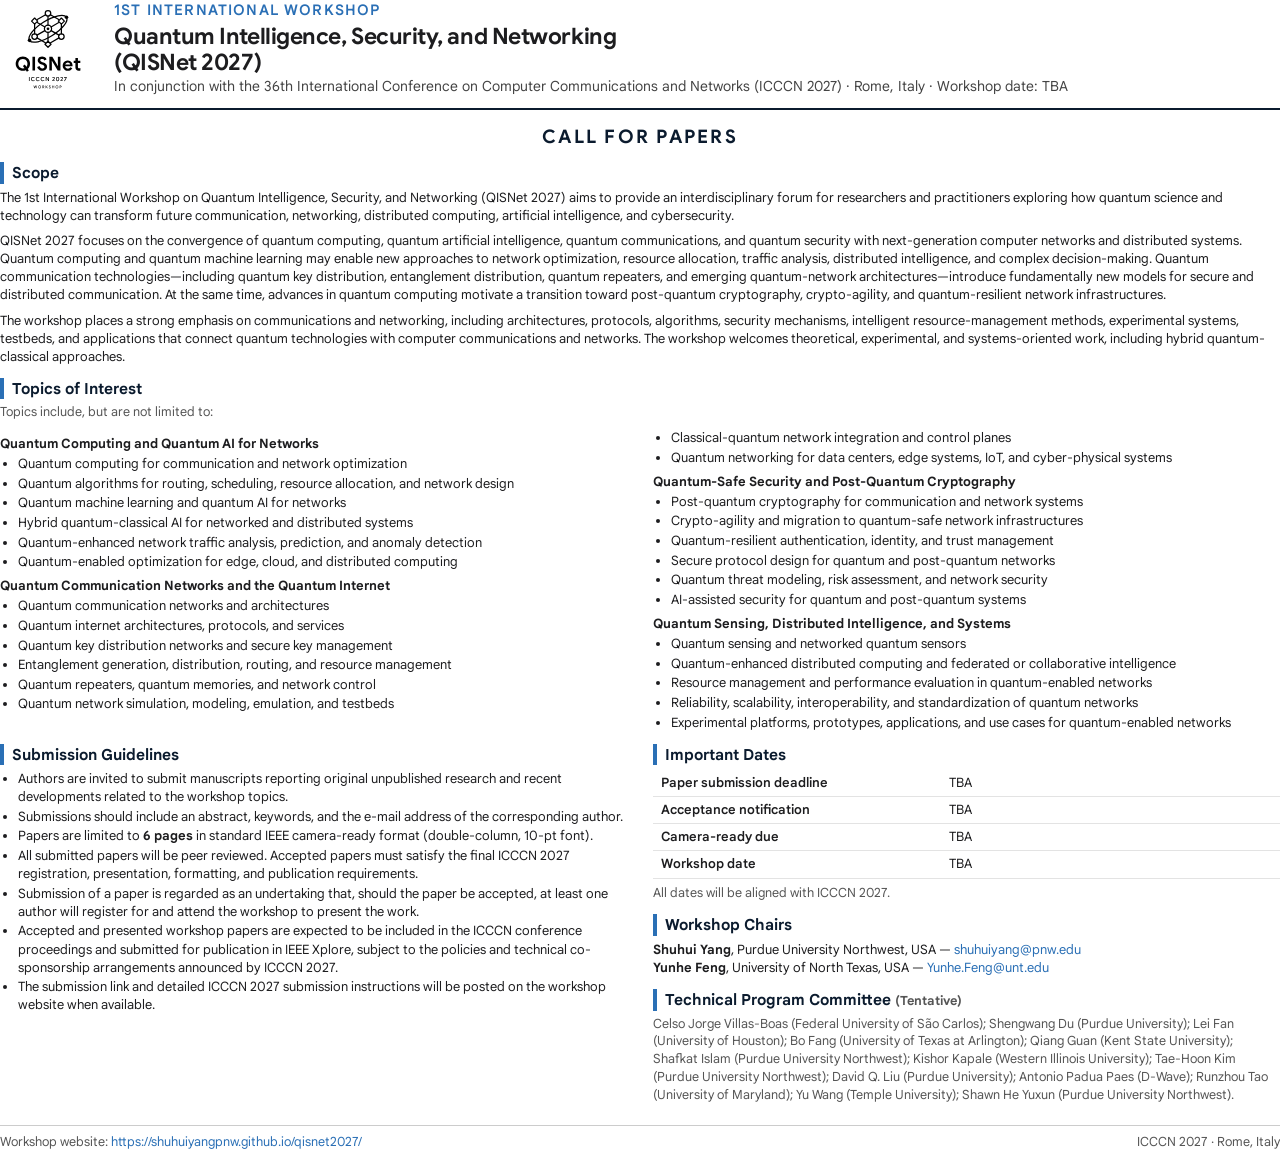
<file: tools/cfp-source.html>
<!DOCTYPE html>
<html lang="en">
<head>
<meta charset="utf-8">
<title>QISNet 2027 — Call for Papers</title>
<style>
  @font-face { font-family: "Google Sans"; src: url("../assets/fonts/google-sans-latin.woff2") format("woff2"); font-weight: 400 700; }
  @page { size: letter; margin: 0.55in 0.65in; }
  * { box-sizing: border-box; }
  body { font-family: "Google Sans", "Helvetica Neue", Arial, sans-serif; color: #1d1d1f; font-size: 9.7pt; line-height: 1.4; margin: 0; }
  .head { display: flex; align-items: center; gap: 18px; border-bottom: 2px solid #0b1b2e; padding-bottom: 12px; margin-bottom: 14px; }
  .head img { width: 96px; height: auto; }
  .head .t1 { font-size: 11pt; letter-spacing: 0.08em; text-transform: uppercase; color: #2a6fb5; font-weight: 600; }
  .head .t2 { font-size: 17pt; font-weight: 700; letter-spacing: -0.02em; line-height: 1.15; margin: 2px 0; }
  .head .t3 { font-size: 10.5pt; color: #444; }
  .cfp-label { text-align: center; font-size: 14pt; font-weight: 700; letter-spacing: 0.12em; text-transform: uppercase; margin: 6px 0 12px; color: #0b1b2e; }
  h2 { font-size: 11.5pt; margin: 12px 0 5px; color: #0b1b2e; border-left: 4px solid #2a6fb5; padding-left: 8px; }
  p { margin: 0 0 7px; }
  ul { margin: 2px 0 6px 0; padding-left: 18px; }
  li { margin: 1.5px 0; }
  .cols { columns: 2; column-gap: 26px; }
  .cols h3 { font-size: 9.7pt; margin: 6px 0 2px; break-after: avoid; }
  .cols ul { margin-top: 0; }
  .grid { display: grid; grid-template-columns: 1fr 1fr; gap: 0 26px; }
  table.dates { border-collapse: collapse; width: 100%; margin: 4px 0 6px; }
  table.dates td { padding: 4px 8px; border-bottom: 1px solid #e3e3e3; }
  table.dates td:first-child { font-weight: 600; width: 46%; }
  .foot { margin-top: 14px; padding-top: 8px; border-top: 1px solid #ccc; font-size: 9.5pt; color: #555; display: flex; justify-content: space-between; }
  .small { font-size: 9.5pt; color: #555; }
  a { color: #2a6fb5; text-decoration: none; }
</style>
</head>
<body>
  <div class="head">
    <img src="../assets/img/brand/qisnet-vertical.svg" alt="QISNet">
    <div>
      <div class="t1">1st International Workshop</div>
      <div class="t2">Quantum Intelligence, Security, and Networking<br>(QISNet 2027)</div>
      <div class="t3">In conjunction with the 36th International Conference on Computer Communications and Networks (ICCCN 2027) · Rome, Italy · Workshop date: TBA</div>
    </div>
  </div>

  <div class="cfp-label">Call for Papers</div>

  <h2>Scope</h2>
  <p>The 1st International Workshop on Quantum Intelligence, Security, and Networking (QISNet 2027) aims to provide an interdisciplinary forum for researchers and practitioners exploring how quantum science and technology can transform future communication, networking, distributed computing, artificial intelligence, and cybersecurity.</p>
  <p>QISNet 2027 focuses on the convergence of quantum computing, quantum artificial intelligence, quantum communications, and quantum security with next-generation computer networks and distributed systems. Quantum computing and quantum machine learning may enable new approaches to network optimization, resource allocation, traffic analysis, distributed intelligence, and complex decision-making. Quantum communication technologies—including quantum key distribution, entanglement distribution, quantum repeaters, and emerging quantum-network architectures—introduce fundamentally new models for secure and distributed communication. At the same time, advances in quantum computing motivate a transition toward post-quantum cryptography, crypto-agility, and quantum-resilient network infrastructures.</p>
  <p>The workshop places a strong emphasis on communications and networking, including architectures, protocols, algorithms, security mechanisms, intelligent resource-management methods, experimental systems, testbeds, and applications that connect quantum technologies with computer communications and networks. The workshop welcomes theoretical, experimental, and systems-oriented work, including hybrid quantum-classical approaches.</p>

  <h2>Topics of Interest</h2>
  <p class="small">Topics include, but are not limited to:</p>
  <div class="cols">
    <h3>Quantum Computing and Quantum AI for Networks</h3>
    <ul>
      <li>Quantum computing for communication and network optimization</li>
      <li>Quantum algorithms for routing, scheduling, resource allocation, and network design</li>
      <li>Quantum machine learning and quantum AI for networks</li>
      <li>Hybrid quantum-classical AI for networked and distributed systems</li>
      <li>Quantum-enhanced network traffic analysis, prediction, and anomaly detection</li>
      <li>Quantum-enabled optimization for edge, cloud, and distributed computing</li>
    </ul>
    <h3>Quantum Communication Networks and the Quantum Internet</h3>
    <ul>
      <li>Quantum communication networks and architectures</li>
      <li>Quantum internet architectures, protocols, and services</li>
      <li>Quantum key distribution networks and secure key management</li>
      <li>Entanglement generation, distribution, routing, and resource management</li>
      <li>Quantum repeaters, quantum memories, and network control</li>
      <li>Quantum network simulation, modeling, emulation, and testbeds</li>
      <li>Classical-quantum network integration and control planes</li>
      <li>Quantum networking for data centers, edge systems, IoT, and cyber-physical systems</li>
    </ul>
    <h3>Quantum-Safe Security and Post-Quantum Cryptography</h3>
    <ul>
      <li>Post-quantum cryptography for communication and network systems</li>
      <li>Crypto-agility and migration to quantum-safe network infrastructures</li>
      <li>Quantum-resilient authentication, identity, and trust management</li>
      <li>Secure protocol design for quantum and post-quantum networks</li>
      <li>Quantum threat modeling, risk assessment, and network security</li>
      <li>AI-assisted security for quantum and post-quantum systems</li>
    </ul>
    <h3>Quantum Sensing, Distributed Intelligence, and Systems</h3>
    <ul>
      <li>Quantum sensing and networked quantum sensors</li>
      <li>Quantum-enhanced distributed computing and federated or collaborative intelligence</li>
      <li>Resource management and performance evaluation in quantum-enabled networks</li>
      <li>Reliability, scalability, interoperability, and standardization of quantum networks</li>
      <li>Experimental platforms, prototypes, applications, and use cases for quantum-enabled networks</li>
    </ul>
  </div>

  <div class="grid">
    <div>
      <h2>Submission Guidelines</h2>
      <ul>
        <li>Authors are invited to submit manuscripts reporting original unpublished research and recent developments related to the workshop topics.</li>
        <li>Submissions should include an abstract, keywords, and the e-mail address of the corresponding author.</li>
        <li>Papers are limited to <strong>6 pages</strong> in standard IEEE camera-ready format (double-column, 10-pt font).</li>
        <li>All submitted papers will be peer reviewed. Accepted papers must satisfy the final ICCCN 2027 registration, presentation, formatting, and publication requirements.</li>
        <li>Submission of a paper is regarded as an undertaking that, should the paper be accepted, at least one author will register for and attend the workshop to present the work.</li>
        <li>Accepted and presented workshop papers are expected to be included in the ICCCN conference proceedings and submitted for publication in IEEE Xplore, subject to the policies and technical co-sponsorship arrangements announced by ICCCN 2027.</li>
        <li>The submission link and detailed ICCCN 2027 submission instructions will be posted on the workshop website when available.</li>
      </ul>
    </div>
    <div>
      <h2>Important Dates</h2>
      <table class="dates">
        <tr><td>Paper submission deadline</td><td>TBA</td></tr>
        <tr><td>Acceptance notification</td><td>TBA</td></tr>
        <tr><td>Camera-ready due</td><td>TBA</td></tr>
        <tr><td>Workshop date</td><td>TBA</td></tr>
      </table>
      <p class="small">All dates will be aligned with ICCCN 2027.</p>

      <h2>Workshop Chairs</h2>
      <p><strong>Shuhui Yang</strong>, Purdue University Northwest, USA — <a href="mailto:shuhuiyang@pnw.edu">shuhuiyang@pnw.edu</a><br>
      <strong>Yunhe Feng</strong>, University of North Texas, USA — <a href="mailto:Yunhe.Feng@unt.edu">Yunhe.Feng@unt.edu</a></p>

      <h2>Technical Program Committee <span class="small">(Tentative)</span></h2>
      <p class="small">Celso Jorge Villas-Boas (Federal University of São Carlos); Shengwang Du (Purdue University); Lei Fan (University of Houston); Bo Fang (University of Texas at Arlington); Qiang Guan (Kent State University); Shafkat Islam (Purdue University Northwest); Kishor Kapale (Western Illinois University); Tae-Hoon Kim (Purdue University Northwest); David Q. Liu (Purdue University); Antonio Padua Paes (D-Wave); Runzhou Tao (University of Maryland); Yu Wang (Temple University); Shawn He Yuxun (Purdue University Northwest).</p>
    </div>
  </div>

  <div class="foot">
    <span>Workshop website: <a href="https://shuhuiyangpnw.github.io/qisnet2027/">https://shuhuiyangpnw.github.io/qisnet2027/</a></span>
    <span>ICCCN 2027 · Rome, Italy</span>
  </div>
</body>
</html>
</file>
<file: assets/css/brand.css>
/* QISNet 2027 brand layer — monochrome identity on the TheEvent/RelSciFM base theme.
   Google Sans is self-hosted under the OFL (see ../fonts/GoogleSans-OFL.txt). */
@font-face {
  font-family: "Google Sans";
  src: url("../fonts/google-sans-latin.woff2") format("woff2");
  font-style: normal;
  font-weight: 400 700;
  font-display: swap;
}

:root {
  --default-font: "Google Sans", Arial, sans-serif;
  --heading-font: "Google Sans", Arial, sans-serif;
  --nav-font: "Google Sans", Arial, sans-serif;
}

.header {
  height: 76px;
  background: rgba(5, 13, 20, 0.58);
  -webkit-backdrop-filter: blur(10px);
  backdrop-filter: blur(10px);
}
.header > div { gap: 18px; justify-content: space-between; }
.brand-home { flex: 0 0 154px; line-height: 0; }
.brand-home img { display: block; width: 154px; height: auto; }
.brand-home img, .hero-brand { filter: invert(1); }
.brand-home:focus-visible { outline: 2px solid #fff; outline-offset: 4px; }
.header .cta-btn { margin-left: 0; white-space: nowrap; }

.hero { background: #000; padding-top: 76px; }
.hero::after { display: none; }
.hero img.hero-bg[data-aos] { opacity: 1 !important; }
.hero:before {
  /* Keep the Rome photograph visible, with stronger shade behind the copy. */
  background:
    linear-gradient(90deg, rgba(3, 12, 20, 0.22) 0%, rgba(3, 12, 20, 0) 72%),
    linear-gradient(180deg, rgba(3, 12, 20, 0.54) 0%, rgba(3, 12, 20, 0.5) 52%, rgba(3, 12, 20, 0.78) 100%);
  pointer-events: none;
}
.hero .hero-copy { text-shadow: 0 2px 8px rgba(0, 0, 0, 0.35); }
.hero .about-info:before {
  background: linear-gradient(180deg, rgba(3, 12, 20, 0.38), rgba(3, 12, 20, 0.58));
}
.hero .about-info p { color: #eceef2; }
.hero .about-info h3 { color: #c4e2ff; }
.hero .hero-brand-layout {
  display: grid;
  grid-template-columns: 1.25fr 1fr;
  align-items: center;
  gap: clamp(32px, 5vw, 80px);
  padding-top: 48px;
  padding-bottom: 36px;
}
.hero-brand { display: block; width: 100%; max-width: 390px; height: auto; justify-self: center; }
.hero .hero-copy h2 { font-size: clamp(34px, 3.7vw, 52px); }
.hero .hero-copy h2 span { background: none; -webkit-text-fill-color: currentColor; color: #fff; }
.hero .hero-badge { color: #fff; background: rgba(3, 12, 20, 0.28); border-color: rgba(255, 255, 255, 0.4); }
.hero .hero-copy .hero-subtitle { color: #f0f0f2; }

@media (min-width: 1200px) {
  .header .navmenu { order: 0; }
  .navmenu > ul > li { padding-left: 7px; padding-right: 7px; }
  .navmenu a { font-size: 12px; }
}
@media (max-width: 1199px) {
  .header .cta-btn { margin-left: auto; order: 2; }
  .brand-home { order: 1; }
}
@media (max-width: 767px) {
  .header { height: 68px; }
  .header > div { gap: 12px; }
  .brand-home { flex-basis: 144px; }
  .brand-home img { width: 144px; }
  .header .cta-btn { padding: 7px 12px; }
  .hero { padding-top: 68px; }
  .hero:before {
    background: linear-gradient(180deg, rgba(3, 12, 20, 0.56) 0%, rgba(3, 12, 20, 0.58) 45%, rgba(3, 12, 20, 0.8) 100%);
  }
  .hero .hero-brand-layout { grid-template-columns: 1fr; gap: 30px; padding-top: 30px; text-align: center; }
  .hero-brand { grid-row: 1; width: min(68vw, 280px); }
  .hero .hero-copy h2 { font-size: clamp(30px, 7.6vw, 42px); }
  .hero .hero-badge { display: none; }
}


/* ---------- QISNet additions ---------- */

/* Hero buttons */
.hero-actions { display: flex; flex-wrap: wrap; gap: 12px; margin-top: 28px; }
.hero-actions .btn { border-radius: 980px; padding: 10px 22px; font-weight: 600; letter-spacing: -0.01em; }
.hero-actions .btn-primary { background: var(--accent-color); border-color: var(--accent-color); color: #fff; }
.hero-actions .btn-primary:hover { background: #147ce5; border-color: #147ce5; }
.hero-actions .btn-outline-light { border-color: rgba(255, 255, 255, 0.55); color: #fff; }
.hero-actions .btn-outline-light:hover { background: rgba(255, 255, 255, 0.12); border-color: #fff; color: #fff; }
.hero .hero-subtitle { max-width: 640px; }
@media (max-width: 767px) {
  .hero-actions { justify-content: center; }
  .hero .hero-subtitle { margin-left: auto; margin-right: auto; }
}

/* Overview scope paragraphs */
.overview .overview-scope { max-width: 900px; margin: 0 auto 40px auto; }
.overview .overview-scope p { color: rgba(245, 245, 247, 0.78); font-size: 16px; line-height: 1.7; margin-bottom: 16px; }
.overview .topics-intro { color: var(--text-secondary); margin: -16px 0 8px 0; }

/* CFP action buttons */
.cfp .cfp-actions { display: flex; flex-wrap: wrap; justify-content: center; gap: 12px; margin-bottom: 48px; }
.cfp .cfp-actions .btn { border-radius: 980px; font-weight: 600; letter-spacing: -0.01em; }
.cfp .cfp-actions .btn i { margin-right: 6px; }
.cfp .cfp-actions .btn-primary { background: var(--accent-color); border-color: var(--accent-color); }
.cfp .cfp-actions .btn-primary:hover { background: #147ce5; border-color: #147ce5; }
.cfp .cfp-actions .btn-outline-light.disabled { opacity: 0.55; border-color: rgba(255, 255, 255, 0.35); color: rgba(245, 245, 247, 0.85); cursor: not-allowed; }
.cfp .container .dates-note { color: var(--text-secondary); font-size: 14px; margin-top: 18px; }

/* "To be announced" cards used by Sponsors / Awards / Speakers / Schedule */
.tba-card {
  text-align: center;
  padding: 44px 32px;
  border-radius: 20px;
  background: rgba(255, 255, 255, 0.04);
  border: 1px dashed rgba(255, 255, 255, 0.18);
}
.tba-card i { font-size: 34px; color: var(--accent-color); display: block; margin-bottom: 14px; }
.tba-card h3 { font-size: 20px; font-weight: 600; color: #f5f5f7; letter-spacing: -0.02em; margin: 0 0 10px 0; }
.cfp .tba-card h3 { margin-top: 0; }
.tba-card p { color: rgba(245, 245, 247, 0.72); font-size: 15px; line-height: 1.7; margin: 0; max-width: 620px; margin-left: auto; margin-right: auto; }
.tba-card a { color: var(--accent-color); }
.tba-card a:hover { text-decoration: underline; }

/* Organizers: sub-group titles, e-mail link, contact block */
.speakers .group-title {
  font-size: 22px; font-weight: 600; color: #f5f5f7; letter-spacing: -0.02em;
  text-align: center; margin: 8px 0 28px 0;
}
.speakers .row + .group-title { margin-top: 56px; }
.speakers .group-title small { font-size: 14px; font-weight: 500; color: var(--text-secondary); margin-left: 6px; }
.speakers .member .member-mail { display: inline-block; margin-top: 8px; font-size: 13px; color: var(--text-secondary); }
.speakers .member .member-mail:hover { color: var(--accent-color); }
.speakers .contact-block { max-width: 720px; margin: 64px auto 0 auto; text-align: center; }
.speakers .contact-block .group-title { margin-bottom: 12px; }
.speakers .contact-block p { color: rgba(245, 245, 247, 0.72); font-size: 15px; line-height: 1.7; }
.speakers .contact-block a { color: var(--accent-color); }

/* Footer credit lines */
.footer .credits { font-size: 13px; margin-top: 4px; }

/* Mobile nav fix: a backdrop-filter on the fixed header makes it the containing block for the
   fixed-position menu overlay, collapsing the menu to the header's height. Drop it while open. */
@media (max-width: 1199px) {
  .mobile-nav-active .header { -webkit-backdrop-filter: none; backdrop-filter: none; background: transparent; }
}

/* Equal-height member cards within a row */
.speakers .member { height: 100%; }

/* Scope paragraphs align with the Topics column */
.overview .overview-scope { max-width: 960px; margin-left: 0; }
</file>
<file: assets/css/main.css>
/**
* Apple Keynote–inspired theme for RelSciFM @ KDD 2026
* Built on Bootstrap 5.3.3
*/

/*--------------------------------------------------------------
# Font & Color Variables
--------------------------------------------------------------*/
:root {
  --default-font: "DM Sans", -apple-system, BlinkMacSystemFont, "Helvetica Neue", Arial, sans-serif;
  --heading-font: "Space Grotesk", -apple-system, BlinkMacSystemFont, "Helvetica Neue", sans-serif;
  --nav-font: "Space Grotesk", -apple-system, BlinkMacSystemFont, "Helvetica Neue", sans-serif;
}

:root {
  --background-color: #000000;
  --default-color: #f5f5f7;
  --heading-color: #f5f5f7;
  --accent-color: #2997ff;
  --surface-color: #1d1d1f;
  --contrast-color: #ffffff;
  --text-secondary: #86868b;
  --border-color: rgba(255, 255, 255, 0.08);
  --gradient-start: #000000;
  --gradient-end: #0a0a2e;
}

:root {
  --nav-color: rgba(245, 245, 247, 0.8);
  --nav-hover-color: #ffffff;
  --nav-mobile-background-color: rgba(29, 29, 31, 0.95);
  --nav-dropdown-background-color: rgba(29, 29, 31, 0.95);
  --nav-dropdown-color: #f5f5f7;
  --nav-dropdown-hover-color: #2997ff;
}

.light-background {
  --background-color: #fbfbfd;
  --default-color: #1d1d1f;
  --heading-color: #1d1d1f;
  --surface-color: #ffffff;
  --text-secondary: #6e6e73;
  --border-color: rgba(0, 0, 0, 0.06);
}

.dark-background {
  --background-color: #000000;
  --default-color: #f5f5f7;
  --heading-color: #ffffff;
  --surface-color: #1d1d1f;
  --contrast-color: #ffffff;
  --text-secondary: #86868b;
  --border-color: rgba(255, 255, 255, 0.08);
}

:root {
  scroll-behavior: smooth;
}

/*--------------------------------------------------------------
# General
--------------------------------------------------------------*/
body {
  color: var(--default-color);
  background-color: var(--background-color);
  font-family: var(--default-font);
  font-weight: 400;
  line-height: 1.7;
  -webkit-font-smoothing: antialiased;
  -moz-osx-font-smoothing: grayscale;
}

a {
  color: var(--accent-color);
  text-decoration: none;
  transition: color 0.3s ease;
}

a:hover {
  color: #6cb8ff;
  text-decoration: none;
}

h1, h2, h3, h4, h5, h6 {
  color: var(--heading-color);
  font-family: var(--heading-font);
  font-weight: 700;
  letter-spacing: -0.02em;
  line-height: 1.15;
}

::selection {
  background: rgba(41, 151, 255, 0.3);
  color: #fff;
}

/*--------------------------------------------------------------
# Global Header — Frosted Glass
--------------------------------------------------------------*/
.header {
  --background-color: rgba(0, 0, 0, 0);
  --heading-color: #ffffff;
  color: var(--default-color);
  background-color: var(--background-color);
  padding: 0;
  height: 52px;
  transition: all 0.4s cubic-bezier(0.4, 0, 0.2, 1);
  z-index: 997;
  display: flex;
  align-items: center;
}

.header .logo {
  line-height: 1;
}

.header .logo img {
  max-height: 28px;
  margin-right: 8px;
}

.header .logo h1 {
  font-size: 20px;
  margin: 0;
  font-weight: 600;
  color: var(--heading-color);
  letter-spacing: -0.01em;
}

.header .cta-btn,
.header .cta-btn:focus {
  color: var(--contrast-color);
  background: var(--accent-color);
  font-size: 13px;
  font-weight: 500;
  padding: 7px 20px;
  margin: 0 0 0 24px;
  border-radius: 980px;
  transition: all 0.3s ease;
  letter-spacing: -0.01em;
}

.header .cta-btn:hover,
.header .cta-btn:focus:hover {
  color: var(--contrast-color);
  background: #0077ed;
}

.scrolled .header {
  background: rgba(0, 0, 0, 0.72);
  -webkit-backdrop-filter: saturate(180%) blur(20px);
  backdrop-filter: saturate(180%) blur(20px);
  border-bottom: 1px solid rgba(255, 255, 255, 0.08);
  box-shadow: none;
}

@media (max-width: 1200px) {
  .header .logo {
    order: 1;
  }

  .header .btn-getstarted {
    order: 2;
    margin: 0 15px 0 0;
    padding: 6px 15px;
  }

  .header .navmenu {
    order: 3;
  }
}

/*--------------------------------------------------------------
# Navigation
--------------------------------------------------------------*/
@media (min-width: 1200px) {
  .navmenu {
    padding: 0;
  }

  .navmenu ul {
    margin: 0;
    padding: 0;
    display: flex;
    list-style: none;
    align-items: center;
  }

  .navmenu li {
    position: relative;
  }

  .navmenu > ul > li {
    white-space: nowrap;
    padding: 15px 12px;
  }

  .navmenu > ul > li:last-child {
    padding-right: 0;
  }

  .navmenu a,
  .navmenu a:focus {
    color: var(--nav-color);
    font-size: 13px;
    padding: 0;
    font-family: var(--nav-font);
    font-weight: 500;
    display: flex;
    align-items: center;
    justify-content: space-between;
    white-space: nowrap;
    transition: color 0.3s ease;
    position: relative;
    letter-spacing: -0.01em;
  }

  .navmenu > ul > li > a:before {
    content: "";
    position: absolute;
    height: 1px;
    bottom: -4px;
    left: 0;
    background-color: var(--accent-color);
    visibility: hidden;
    width: 0;
    transition: all 0.3s ease;
  }

  .navmenu a:hover:before,
  .navmenu li:hover > a:before,
  .navmenu .active:before {
    visibility: visible;
    width: 100%;
  }

  .navmenu li:hover > a,
  .navmenu .active,
  .navmenu .active:focus {
    color: var(--nav-hover-color);
  }

  .navmenu .dropdown ul {
    margin: 0;
    padding: 8px 0;
    background: rgba(29, 29, 31, 0.95);
    -webkit-backdrop-filter: saturate(180%) blur(20px);
    backdrop-filter: saturate(180%) blur(20px);
    display: block;
    position: absolute;
    visibility: hidden;
    left: 14px;
    top: 130%;
    opacity: 0;
    transition: 0.3s;
    border-radius: 12px;
    z-index: 99;
    border: 1px solid rgba(255, 255, 255, 0.08);
    box-shadow: 0 4px 24px rgba(0, 0, 0, 0.4);
  }

  .navmenu .dropdown ul li {
    min-width: 200px;
  }

  .navmenu .dropdown ul a {
    padding: 8px 20px;
    font-size: 14px;
    text-transform: none;
    color: var(--nav-dropdown-color);
  }

  .navmenu .dropdown ul a:hover,
  .navmenu .dropdown ul .active:hover,
  .navmenu .dropdown ul li:hover > a {
    color: var(--nav-dropdown-hover-color);
  }

  .navmenu .dropdown:hover > ul {
    opacity: 1;
    top: 100%;
    visibility: visible;
  }
}

/* Mobile Navigation */
@media (max-width: 1199px) {
  .mobile-nav-toggle {
    color: var(--nav-color);
    font-size: 28px;
    line-height: 0;
    margin-right: 10px;
    cursor: pointer;
    transition: color 0.3s;
  }

  .navmenu {
    padding: 0;
    z-index: 9997;
  }

  .navmenu ul {
    display: none;
    list-style: none;
    position: absolute;
    inset: 60px 20px 20px 20px;
    padding: 10px 0;
    margin: 0;
    border-radius: 16px;
    background: rgba(29, 29, 31, 0.95);
    -webkit-backdrop-filter: saturate(180%) blur(20px);
    backdrop-filter: saturate(180%) blur(20px);
    border: 1px solid rgba(255, 255, 255, 0.08);
    overflow-y: auto;
    transition: 0.3s;
    z-index: 9998;
  }

  .navmenu a,
  .navmenu a:focus {
    color: var(--nav-dropdown-color);
    padding: 10px 20px;
    font-family: var(--nav-font);
    font-size: 16px;
    font-weight: 500;
    display: flex;
    align-items: center;
    justify-content: space-between;
    white-space: nowrap;
    transition: 0.3s;
  }

  .navmenu a:hover,
  .navmenu .active,
  .navmenu .active:focus {
    color: var(--accent-color);
  }

  .navmenu a i,
  .navmenu a:focus i {
    font-size: 12px;
    line-height: 0;
    margin-left: 5px;
    width: 30px;
    height: 30px;
    display: flex;
    align-items: center;
    justify-content: center;
    border-radius: 50%;
    transition: 0.3s;
    background-color: rgba(41, 151, 255, 0.1);
  }

  .navmenu a i:hover,
  .navmenu a:focus i:hover {
    background-color: var(--accent-color);
    color: var(--contrast-color);
  }

  .navmenu .active i,
  .navmenu .active:focus i {
    background-color: var(--accent-color);
    color: var(--contrast-color);
    transform: rotate(180deg);
  }

  .navmenu .dropdown ul {
    position: static;
    display: none;
    z-index: 99;
    padding: 10px 0;
    margin: 10px 20px;
    background: rgba(255, 255, 255, 0.03);
    border-radius: 12px;
    transition: all 0.5s ease-in-out;
  }

  .navmenu .dropdown > .dropdown-active {
    display: block;
  }

  .mobile-nav-active {
    overflow: hidden;
  }

  .mobile-nav-active .mobile-nav-toggle {
    color: #fff;
    position: absolute;
    font-size: 32px;
    top: 15px;
    right: 15px;
    margin-right: 0;
    z-index: 9999;
  }

  .mobile-nav-active .navmenu {
    position: fixed;
    overflow: hidden;
    inset: 0;
    background: rgba(0, 0, 0, 0.7);
    -webkit-backdrop-filter: blur(10px);
    backdrop-filter: blur(10px);
    transition: 0.3s;
  }

  .mobile-nav-active .navmenu > ul {
    display: block;
  }
}

/*--------------------------------------------------------------
# Global Footer
--------------------------------------------------------------*/
.footer {
  color: var(--text-secondary);
  background-color: #000000;
  font-size: 13px;
  position: relative;
  border-top: 1px solid rgba(255, 255, 255, 0.06);
}

.footer .copyright {
  padding: 24px 0;
}

.footer .copyright p {
  margin-bottom: 0;
}

.footer .copyright a {
  color: var(--text-secondary);
}

.footer .copyright a:hover {
  color: var(--accent-color);
}

.footer .credits {
  margin-top: 4px;
  font-size: 12px;
  color: rgba(134, 134, 139, 0.6);
}

/*--------------------------------------------------------------
# Preloader
--------------------------------------------------------------*/
#preloader {
  position: fixed;
  inset: 0;
  z-index: 999999;
  overflow: hidden;
  background: #000;
  transition: all 0.6s ease-out;
}

#preloader:before {
  content: "";
  position: fixed;
  top: calc(50% - 20px);
  left: calc(50% - 20px);
  border: 3px solid transparent;
  border-color: var(--accent-color) transparent var(--accent-color) transparent;
  border-radius: 50%;
  width: 40px;
  height: 40px;
  animation: animate-preloader 1s linear infinite;
}

@keyframes animate-preloader {
  0% { transform: rotate(0deg); }
  100% { transform: rotate(360deg); }
}

/*--------------------------------------------------------------
# Scroll Top Button
--------------------------------------------------------------*/
.scroll-top {
  position: fixed;
  visibility: hidden;
  opacity: 0;
  right: 15px;
  bottom: -15px;
  z-index: 99999;
  background-color: rgba(41, 151, 255, 0.9);
  width: 40px;
  height: 40px;
  border-radius: 50%;
  transition: all 0.4s;
  -webkit-backdrop-filter: blur(10px);
  backdrop-filter: blur(10px);
}

.scroll-top i {
  font-size: 22px;
  color: #fff;
  line-height: 0;
}

.scroll-top:hover {
  background-color: var(--accent-color);
  color: #fff;
}

.scroll-top.active {
  visibility: visible;
  opacity: 1;
  bottom: 15px;
}

/*--------------------------------------------------------------
# Disable AOS delay on mobile
--------------------------------------------------------------*/
@media screen and (max-width: 768px) {
  [data-aos-delay] {
    transition-delay: 0 !important;
  }
}

/*--------------------------------------------------------------
# Global Sections
--------------------------------------------------------------*/
section,
.section {
  color: var(--default-color);
  background-color: var(--background-color);
  padding: 100px 0;
  scroll-margin-top: 52px;
  overflow: clip;
}

@media (max-width: 1199px) {
  section,
  .section {
    scroll-margin-top: 52px;
    padding: 64px 0;
  }
}

/*--------------------------------------------------------------
# Section Titles — Apple style
--------------------------------------------------------------*/
.section-title {
  text-align: center;
  padding-bottom: 48px;
  position: relative;
}

.section-title h2 {
  font-size: 48px;
  font-weight: 700;
  margin-bottom: 16px;
  padding-bottom: 0;
  position: relative;
  letter-spacing: -0.03em;
  background: linear-gradient(180deg, var(--heading-color) 0%, var(--text-secondary) 100%);
  -webkit-background-clip: text;
  -webkit-text-fill-color: transparent;
  background-clip: text;
}

.section-title h2:after {
  display: none;
}

.section-title p {
  margin-bottom: 0;
  color: var(--text-secondary);
  font-size: 18px;
  font-weight: 400;
  max-width: 600px;
  margin-left: auto;
  margin-right: auto;
  line-height: 1.5;
}

@media (max-width: 768px) {
  .section-title h2 {
    font-size: 32px;
  }

  .section-title p {
    font-size: 16px;
  }
}

/*--------------------------------------------------------------
# Hero Section — Apple Keynote style
--------------------------------------------------------------*/
.hero {
  width: 100%;
  min-height: 100vh;
  position: relative;
  padding: 0;
  display: flex;
  align-items: center;
  justify-content: center;
  flex-direction: column;
  background: radial-gradient(ellipse 80% 60% at 50% 40%, #0a1628 0%, #000000 100%);
  overflow: hidden;
}

.hero::after {
  content: "";
  position: absolute;
  top: 50%;
  left: 50%;
  width: 800px;
  height: 800px;
  background: radial-gradient(circle, rgba(41, 151, 255, 0.08) 0%, transparent 70%);
  transform: translate(-50%, -60%);
  z-index: 1;
  pointer-events: none;
}

.hero img.hero-bg {
  position: absolute;
  inset: 0;
  display: block;
  width: 100%;
  height: 100%;
  object-fit: cover;
  z-index: 1;
  opacity: 0.25;
}

.hero:before {
  content: "";
  background: linear-gradient(180deg, rgba(0, 0, 0, 0.3) 0%, rgba(0, 0, 0, 0.8) 100%);
  position: absolute;
  inset: 0;
  z-index: 2;
}

.hero .container {
  position: relative;
  z-index: 3;
}

.hero h2 {
  margin: 0;
  font-size: 64px;
  font-weight: 700;
  letter-spacing: -0.04em;
  line-height: 1.1;
  color: #f5f5f7;
}

.hero h2 span {
  background: linear-gradient(135deg, #2997ff 0%, #5ac8fa 50%, #64d2ff 100%);
  -webkit-background-clip: text;
  -webkit-text-fill-color: transparent;
  background-clip: text;
}

.hero .hero-subtitle {
  color: var(--text-secondary);
  margin: 20px 0 0 0;
  font-size: 22px;
  font-weight: 400;
  letter-spacing: -0.01em;
}

.hero .hero-badge {
  display: inline-block;
  padding: 6px 16px;
  border-radius: 980px;
  background: rgba(41, 151, 255, 0.12);
  border: 1px solid rgba(41, 151, 255, 0.2);
  color: var(--accent-color);
  font-size: 14px;
  font-weight: 500;
  margin-bottom: 24px;
  letter-spacing: -0.01em;
}

@media (max-width: 768px) {
  .hero h2 {
    font-size: 36px;
    line-height: 1.15;
  }

  .hero .hero-subtitle {
    font-size: 17px;
    line-height: 1.4;
  }
}

.hero .about-info {
  overflow: hidden;
  position: relative;
  padding: 64px 0 48px 0;
  z-index: 3;
  width: 100%;
  margin-top: auto;
}

.hero .about-info:before {
  content: "";
  background: linear-gradient(180deg, transparent 0%, rgba(0, 0, 0, 0.7) 100%);
  position: absolute;
  inset: 0;
}

.hero .about-info h2 {
  font-size: 28px;
  font-weight: 600;
  margin-bottom: 12px;
  color: #fff;
  letter-spacing: -0.02em;
}

.hero .about-info h3 {
  font-size: 14px;
  font-weight: 600;
  text-transform: uppercase;
  margin-bottom: 8px;
  color: var(--accent-color);
  letter-spacing: 0.08em;
}

.hero .about-info p {
  font-size: 15px;
  margin-bottom: 16px;
  color: rgba(245, 245, 247, 0.7);
  line-height: 1.6;
}

/*--------------------------------------------------------------
# Overview Section — Clean Apple layout
--------------------------------------------------------------*/
.overview {
  --background-color: #000000;
  --heading-color: #f5f5f7;
  --default-color: #f5f5f7;
}

.overview h3 {
  font-size: 28px;
  font-weight: 600;
  margin-bottom: 32px;
  color: var(--heading-color);
  letter-spacing: -0.02em;
}

.overview ul {
  list-style: none;
  padding: 0;
  margin: 0;
}

.overview > .container > ul > li {
  padding: 24px 0;
  border-bottom: 1px solid var(--border-color);
}

.overview > .container > ul > li:last-child {
  border-bottom: none;
}

.overview > .container > ul > li > strong {
  font-size: 18px;
  font-weight: 600;
  color: var(--heading-color);
  display: block;
  margin-bottom: 12px;
}

.overview > .container > ul > li > ul {
  padding-left: 0;
}

.overview > .container > ul > li > ul > li {
  position: relative;
  padding: 6px 0 6px 20px;
  color: var(--text-secondary);
  font-size: 15px;
  line-height: 1.6;
}

.overview > .container > ul > li > ul > li:before {
  content: "";
  position: absolute;
  left: 0;
  top: 14px;
  width: 6px;
  height: 6px;
  border-radius: 50%;
  background: var(--accent-color);
}

/*--------------------------------------------------------------
# CFP Section
--------------------------------------------------------------*/
.cfp {
  --background-color: #000000;
  --heading-color: #f5f5f7;
  --default-color: #f5f5f7;
}

.cfp .container h3 {
  font-size: 22px;
  font-weight: 600;
  margin-top: 40px;
  margin-bottom: 20px;
  color: var(--heading-color);
  letter-spacing: -0.02em;
}

.cfp .container h3:first-child {
  margin-top: 0;
}

.cfp .container ul {
  list-style: none;
  padding: 0;
  margin: 0;
}

.cfp .container ul > li {
  position: relative;
  padding: 12px 0 12px 24px;
  color: rgba(245, 245, 247, 0.8);
  font-size: 15px;
  line-height: 1.7;
  border-bottom: 1px solid var(--border-color);
}

.cfp .container ul > li:last-child {
  border-bottom: none;
}

.cfp .container ul > li:before {
  content: "";
  position: absolute;
  left: 0;
  top: 20px;
  width: 8px;
  height: 8px;
  border-radius: 50%;
  background: var(--accent-color);
}

.cfp .container ul > li strong {
  color: #f5f5f7;
  font-weight: 600;
}

.cfp .container p {
  color: rgba(245, 245, 247, 0.8);
  font-size: 15px;
  line-height: 1.7;
}

.cfp .container p a {
  color: var(--accent-color);
  font-weight: 500;
}

/*--------------------------------------------------------------
# Speakers Section — Apple-style circular cards
--------------------------------------------------------------*/
.speakers {
  --default-color: #f5f5f7;
  --background-color: #000000;
}

.speakers .member {
  text-align: center;
  position: relative;
  overflow: hidden;
  border-radius: 20px;
  background: rgba(255, 255, 255, 0.04);
  border: 1px solid rgba(255, 255, 255, 0.06);
  padding: 40px 20px 32px 20px;
  transition: all 0.4s cubic-bezier(0.4, 0, 0.2, 1);
}

.speakers .member:hover {
  background: rgba(255, 255, 255, 0.07);
  border-color: rgba(255, 255, 255, 0.1);
  transform: translateY(-4px);
}

.speakers .member img {
  width: 140px;
  height: 140px;
  aspect-ratio: 1 / 1;
  object-fit: cover;
  display: block;
  border-radius: 50%;
  margin: 0 auto 20px auto;
  border: 3px solid rgba(255, 255, 255, 0.1);
}

.speakers .member .member-info {
  position: relative;
  padding: 0;
  inset: auto;
  background: transparent;
  transition: none;
}

.speakers .member .member-info-content h4 {
  color: #f5f5f7;
  font-weight: 600;
  margin-bottom: 6px;
  font-size: 17px;
  letter-spacing: -0.01em;
}

.speakers .member .member-info-content h4 a {
  color: #f5f5f7;
  transition: color 0.3s ease;
}

.speakers .member .member-info-content h4 a:hover {
  color: var(--accent-color);
}

.speakers .member .member-info-content span {
  font-style: normal;
  display: block;
  font-size: 14px;
  color: var(--text-secondary);
  font-weight: 400;
}

.speakers .member .social {
  display: none;
}

.speakers .member:hover .member-info {
  bottom: auto;
}

.speakers .talk-title {
  color: var(--text-secondary);
  text-align: center;
}

@media (min-width: 1200px) {
  .speakers .row.five-per-row > [class*="col-"] {
    flex: 0 0 20%;
    max-width: 20%;
  }
}

/*--------------------------------------------------------------
# Schedule Section
--------------------------------------------------------------*/
.schedule {
  --background-color: #000000;
  --heading-color: #f5f5f7;
  --default-color: #f5f5f7;
}

.schedule .nav-tabs {
  text-align: center;
  margin: auto;
  display: block;
  border-bottom: 0;
  margin-bottom: 30px;
}

.schedule .nav-tabs li {
  display: inline-block;
  margin-bottom: 0;
}

.schedule .nav-tabs a {
  border: none;
  border-radius: 980px;
  font-weight: 500;
  background-color: rgba(255, 255, 255, 0.06);
  color: var(--text-secondary);
  padding: 10px 40px;
  font-size: 14px;
  transition: all 0.3s ease;
}

.schedule .nav-tabs a.active {
  background-color: var(--accent-color);
  color: #fff;
}

.schedule .tab-pane {
  transition: ease-in-out 0.2s;
}

.schedule .schedule-item {
  border-bottom: 1px solid var(--border-color);
  padding: 20px 0;
  transition: all 0.3s ease;
  border-radius: 12px;
  margin-bottom: 2px;
}

.schedule .schedule-item:hover {
  background: rgba(255, 255, 255, 0.02);
  padding-left: 16px;
  padding-right: 16px;
}

.schedule .schedule-item time {
  padding-bottom: 5px;
  display: inline-block;
  color: var(--accent-color);
  font-weight: 500;
  font-size: 14px;
  font-variant-numeric: tabular-nums;
}

.schedule .schedule-item .speaker {
  width: 48px;
  height: 48px;
  overflow: hidden;
  border-radius: 50%;
  float: left;
  margin: 0 10px 10px 0;
}

.schedule .schedule-item .speaker img {
  height: 100%;
  transform: translateX(-50%);
  margin-left: 50%;
  transition: all ease-in-out 0.3s;
}

.schedule .schedule-item h4 {
  font-size: 17px;
  font-weight: 600;
  margin-bottom: 4px;
  color: var(--heading-color);
  letter-spacing: -0.01em;
}

.schedule .schedule-item h4 span {
  font-style: normal;
  color: var(--text-secondary);
  font-weight: 400;
  font-size: 15px;
}

.schedule .schedule-item p {
  font-style: normal;
  color: var(--text-secondary);
  margin-bottom: 0;
  font-size: 14px;
}

.schedule .schedule-item .schedule-papers {
  list-style: none;
  padding-left: 0;
  margin: 10px 0 0;
}

.schedule .schedule-item .schedule-papers li {
  color: var(--text-secondary);
  font-size: 14px;
  line-height: 1.5;
  padding: 3px 0;
  border-left: 2px solid var(--accent-color);
  padding-left: 12px;
  margin-bottom: 4px;
}

/*--------------------------------------------------------------
# Venue Section
--------------------------------------------------------------*/
.venue .venue-info {
  background-size: cover;
  position: relative;
  padding: 60px;
  border-radius: 20px;
  overflow: hidden;
}

.venue .venue-info:before {
  content: "";
  background: rgba(0, 0, 0, 0.6);
  position: absolute;
  inset: 0;
  border-radius: 20px;
}

.venue .venue-info h3 {
  font-size: 32px;
  font-weight: 700;
  color: #fff;
}

.venue .venue-info p {
  color: rgba(245, 245, 247, 0.7);
}

/*--------------------------------------------------------------
# Contact Section
--------------------------------------------------------------*/
.contact .info-item {
  background: rgba(255, 255, 255, 0.04);
  border: 1px solid rgba(255, 255, 255, 0.06);
  border-radius: 20px;
  padding: 32px;
  text-align: center;
  transition: all 0.3s ease;
}

.contact .info-item:hover {
  background: rgba(255, 255, 255, 0.07);
  border-color: rgba(255, 255, 255, 0.1);
}

.contact .info-item i {
  font-size: 24px;
  color: var(--accent-color);
  width: 56px;
  height: 56px;
  display: flex;
  justify-content: center;
  align-items: center;
  border-radius: 50%;
  margin: 0 auto 16px auto;
  background: rgba(41, 151, 255, 0.1);
}

.contact .info-item h3 {
  font-size: 18px;
  font-weight: 600;
  margin: 0 0 8px 0;
}

.contact .info-item p {
  padding: 0;
  margin-bottom: 0;
  font-size: 14px;
  color: var(--text-secondary);
}

/*--------------------------------------------------------------
# Divider between sections
--------------------------------------------------------------*/
.section-divider {
  height: 1px;
  background: var(--border-color);
  max-width: 680px;
  margin: 0 auto;
}

/*--------------------------------------------------------------
# Custom utilities
--------------------------------------------------------------*/
.text-gradient {
  background: linear-gradient(135deg, #2997ff, #5ac8fa, #64d2ff);
  -webkit-background-clip: text;
  -webkit-text-fill-color: transparent;
  background-clip: text;
}

.glass-card {
  background: rgba(255, 255, 255, 0.04);
  border: 1px solid rgba(255, 255, 255, 0.06);
  border-radius: 20px;
  -webkit-backdrop-filter: blur(20px);
  backdrop-filter: blur(20px);
  padding: 32px;
  transition: all 0.4s cubic-bezier(0.4, 0, 0.2, 1);
}

.glass-card:hover {
  background: rgba(255, 255, 255, 0.07);
  border-color: rgba(255, 255, 255, 0.1);
  transform: translateY(-2px);
}

/*--------------------------------------------------------------
# Sponsors
--------------------------------------------------------------*/
.sponsor-card {
  align-items: center;
  background: #ffffff;
  border-radius: 18px;
  display: flex;
  height: 100%;
  justify-content: center;
  margin: 0 auto;
  overflow: hidden;
  min-height: 190px;
}

.sponsor-card a {
  align-items: center;
  display: flex;
  justify-content: center;
  width: 100%;
}

.sponsor-logo {
  display: block;
  height: auto;
  margin: 0 auto;
  object-fit: contain;
  width: 100%;
}

.sponsor-logo-tencent {
  max-height: 90px;
  max-width: 340px;
}

.sponsor-logo-deepprinciple {
  max-height: 140px;
  max-width: 240px;
}

/*--------------------------------------------------------------
# Light section variant — for alternate sections
--------------------------------------------------------------*/
.section.light-section {
  --background-color: #fbfbfd;
  --heading-color: #1d1d1f;
  --default-color: #1d1d1f;
  --text-secondary: #6e6e73;
  --border-color: rgba(0, 0, 0, 0.06);
  --accent-color: #0071e3;
  background-color: #fbfbfd;
}

.section.light-section .section-title h2 {
  background: linear-gradient(180deg, #1d1d1f 0%, #6e6e73 100%);
  -webkit-background-clip: text;
  -webkit-text-fill-color: transparent;
  background-clip: text;
}

.section.light-section .section-title p {
  color: #6e6e73;
}

/* Ensure overview and cfp lists adapt in light sections */
.section.light-section ul > li {
  color: #424245;
}

.section.light-section ul > li strong {
  color: #1d1d1f;
}

.section.light-section .cfp .container p,
.section.light-section .cfp .container ul > li {
  color: #424245;
}

/*--------------------------------------------------------------
# Accepted Papers
--------------------------------------------------------------*/
.accepted-papers-section .section-title p {
  color: var(--text-secondary);
  margin-top: 10px;
}

.accepted-papers-note {
  background: linear-gradient(135deg, rgba(41, 151, 255, 0.12), rgba(255, 255, 255, 0.04));
  border: 1px solid rgba(41, 151, 255, 0.22);
  border-radius: 20px;
  color: rgba(245, 245, 247, 0.86);
  font-size: 16px;
  line-height: 1.65;
  margin: 0 0 22px;
  padding: 20px 24px;
}

.accepted-papers-note a {
  color: #8dccff;
  font-weight: 700;
}

.accepted-papers-note a:hover {
  color: #ffffff;
}

.accepted-papers-card {
  background: rgba(255, 255, 255, 0.045);
  border: 1px solid rgba(255, 255, 255, 0.1);
  border-radius: 24px;
  box-shadow: 0 24px 70px rgba(0, 0, 0, 0.28);
  overflow: visible;
  padding: 8px;
}

.accepted-papers-card .table-responsive {
  overflow: visible;
}

.spotlight-talks-card {
  margin-bottom: 28px;
}

.spotlight-talks-heading {
  padding: 18px 20px 0;
}

.spotlight-talks-heading h3 {
  color: #ffffff;
  font-size: 22px;
  margin: 0;
}

.accepted-papers-table {
  border-collapse: separate;
  border-spacing: 0;
  color: var(--default-color);
  margin: 0;
  width: 100%;
}

.accepted-papers-table th,
.accepted-papers-table td {
  border-bottom: 1px solid rgba(255, 255, 255, 0.08);
  padding: 18px 20px;
  vertical-align: top;
}

.accepted-papers-table th {
  color: #ffffff;
  font-family: var(--heading-font);
  font-size: 13px;
  font-weight: 700;
  letter-spacing: 0.08em;
  text-transform: uppercase;
}

.accepted-papers-table tbody tr:last-child td {
  border-bottom: 0;
}

.accepted-paper-row {
  position: relative;
  transition: background 0.25s ease, transform 0.25s ease;
}

.accepted-paper-row:hover,
.accepted-paper-row:focus-within {
  background: rgba(41, 151, 255, 0.09);
}

.paper-index {
  color: var(--text-secondary);
  font-family: var(--heading-font);
  font-weight: 700;
  width: 56px;
}

.paper-title {
  font-family: var(--heading-font);
  font-size: 17px;
  font-weight: 700;
  line-height: 1.35;
  max-width: 760px;
  position: relative;
}

.paper-title a {
  color: #ffffff;
}

.paper-title a:hover,
.accepted-paper-row:focus-within .paper-title a {
  color: var(--accent-color);
}

.paper-authors {
  color: rgba(245, 245, 247, 0.72);
  font-size: 14px;
  min-width: 190px;
}

.paper-badge {
  border: 1px solid rgba(255, 255, 255, 0.16);
  border-radius: 999px;
  display: inline-flex;
  font-size: 12px;
  font-weight: 700;
  letter-spacing: 0.03em;
  padding: 6px 12px;
  text-transform: uppercase;
  white-space: nowrap;
}

.paper-badge.oral {
  background: rgba(41, 151, 255, 0.18);
  border-color: rgba(41, 151, 255, 0.35);
  color: #8dccff;
}

.paper-badge.poster {
  background: rgba(48, 209, 88, 0.14);
  border-color: rgba(48, 209, 88, 0.28);
  color: #8ef0a8;
}

.paper-badge.spotlight {
  background: rgba(255, 159, 10, 0.16);
  border-color: rgba(255, 159, 10, 0.32);
  color: #ffd08a;
}

.paper-abstract-popover {
  background: rgba(18, 18, 20, 0.96);
  border: 1px solid rgba(255, 255, 255, 0.12);
  border-radius: 18px;
  box-shadow: 0 18px 55px rgba(0, 0, 0, 0.42);
  color: rgba(245, 245, 247, 0.9);
  font-size: 14px;
  left: 0;
  line-height: 1.65;
  margin-top: 12px;
  max-width: min(820px, calc(100vw - 48px));
  opacity: 0;
  padding: 18px 20px;
  pointer-events: none;
  position: absolute;
  top: calc(100% - 12px);
  transform: translateY(8px);
  transition: opacity 0.2s ease, transform 0.2s ease;
  visibility: hidden;
  z-index: 20;
}

.paper-abstract-popover::before {
  background: rgba(18, 18, 20, 0.96);
  border-left: 1px solid rgba(255, 255, 255, 0.12);
  border-top: 1px solid rgba(255, 255, 255, 0.12);
  content: "";
  height: 12px;
  left: 28px;
  position: absolute;
  top: -7px;
  transform: rotate(45deg);
  width: 12px;
}

.accepted-paper-row:hover .paper-abstract-popover,
.accepted-paper-row:focus-within .paper-abstract-popover {
  opacity: 1;
  transform: translateY(0);
  visibility: visible;
}

@media (max-width: 991px) {
  .accepted-papers-card .table-responsive {
    overflow-x: auto;
    overflow-y: visible;
  }

  .accepted-papers-table {
    min-width: 860px;
  }
}

/*--------------------------------------------------------------
# Awards
--------------------------------------------------------------*/
.awards-section .section-title p {
  color: var(--text-secondary);
  margin-top: 10px;
}

.award-card {
  background: rgba(255, 255, 255, 0.045);
  border: 1px solid rgba(255, 255, 255, 0.1);
  border-radius: 24px;
  box-shadow: 0 24px 70px rgba(0, 0, 0, 0.28);
  height: 100%;
  overflow: hidden;
  padding: 28px 30px;
  position: relative;
}

.award-card.best {
  background: linear-gradient(135deg, rgba(255, 214, 10, 0.13), rgba(255, 255, 255, 0.035) 58%);
  border-color: rgba(255, 214, 10, 0.26);
  margin-bottom: 24px;
  padding: 36px 38px;
}

.award-card.best::after {
  background: radial-gradient(circle, rgba(255, 214, 10, 0.16), transparent 66%);
  content: "";
  height: 340px;
  pointer-events: none;
  position: absolute;
  right: -90px;
  top: -130px;
  width: 340px;
}

.award-card.outstanding {
  background: linear-gradient(135deg, rgba(191, 90, 242, 0.1), rgba(255, 255, 255, 0.035) 58%);
  border-color: rgba(191, 90, 242, 0.22);
  display: flex;
  flex-direction: column;
}

/* keep both certificates on the same baseline when author lists differ in length */
.award-card.outstanding .award-certificate {
  margin-top: auto;
}

.award-card-head {
  align-items: center;
  display: flex;
  flex-wrap: wrap;
  gap: 14px;
  margin-bottom: 18px;
  position: relative;
  z-index: 1;
}

.award-badge {
  align-items: center;
  border: 1px solid transparent;
  border-radius: 999px;
  display: inline-flex;
  font-family: var(--heading-font);
  font-size: 13px;
  font-weight: 700;
  gap: 8px;
  letter-spacing: 0.05em;
  padding: 8px 16px;
  text-transform: uppercase;
  white-space: nowrap;
}

.award-badge.best {
  background: rgba(255, 214, 10, 0.18);
  border-color: rgba(255, 214, 10, 0.4);
  color: #ffe08a;
}

.award-badge.outstanding {
  background: rgba(191, 90, 242, 0.16);
  border-color: rgba(191, 90, 242, 0.36);
  color: #e0b3ff;
}

.award-paper-title {
  font-size: 21px;
  line-height: 1.35;
  margin: 0 0 12px;
  position: relative;
  z-index: 1;
}

.award-card.best .award-paper-title {
  font-size: 28px;
}

.award-paper-title a {
  color: #ffffff;
}

.award-paper-title a:hover {
  color: var(--accent-color);
}

.award-paper-authors {
  color: rgba(245, 245, 247, 0.72);
  font-size: 15px;
  margin: 0;
  position: relative;
  z-index: 1;
}

.paper-badges {
  display: flex;
  flex-wrap: wrap;
  gap: 6px;
}

.paper-badge.best-award {
  background: rgba(255, 214, 10, 0.16);
  border-color: rgba(255, 214, 10, 0.36);
  color: #ffe08a;
}

.paper-badge.outstanding-award {
  background: rgba(191, 90, 242, 0.16);
  border-color: rgba(191, 90, 242, 0.34);
  color: #e0b3ff;
}

.award-certificate {
  border: 1px solid rgba(255, 255, 255, 0.12);
  border-radius: 14px;
  display: block;
  margin-top: 22px;
  overflow: hidden;
  position: relative;
  z-index: 1;
}

.award-certificate img {
  display: block;
  transition: transform 0.4s ease;
  width: 100%;
}

@media (min-width: 992px) {
  .award-card.best {
    align-items: center;
    display: flex;
    gap: 38px;
  }

  .award-card.best .award-card-body {
    flex: 1 1 0;
    min-width: 0;
    position: relative;
    z-index: 1;
  }

  .award-card.best .award-certificate {
    flex: 0 0 48%;
    margin-top: 0;
  }
}

.award-certificate:hover img {
  transform: scale(1.03);
}

.award-certificate-hint {
  align-items: center;
  background: rgba(0, 0, 0, 0.62);
  border-radius: 999px;
  bottom: 12px;
  color: #ffffff;
  display: inline-flex;
  font-family: var(--heading-font);
  font-size: 12px;
  gap: 7px;
  left: 12px;
  letter-spacing: 0.04em;
  opacity: 0;
  padding: 7px 14px;
  position: absolute;
  transition: opacity 0.3s ease;
}

.award-certificate:hover .award-certificate-hint,
.award-certificate:focus-visible .award-certificate-hint {
  opacity: 1;
}

@media (max-width: 575px) {
  .award-card,
  .award-card.best {
    padding: 24px 22px;
  }

  .award-card.best .award-paper-title {
    font-size: 23px;
  }

  .award-paper-title {
    font-size: 19px;
  }
}

/*--------------------------------------------------------------
# Highlights
--------------------------------------------------------------*/
.highlights-section .section-title p {
  color: var(--text-secondary);
  margin-top: 10px;
}

.highlight-card {
  background: rgba(255, 255, 255, 0.04);
  border: 1px solid rgba(255, 255, 255, 0.1);
  border-radius: 20px;
  box-shadow: 0 22px 60px rgba(0, 0, 0, 0.32);
  display: block;
  overflow: hidden;
  position: relative;
  transition: transform 0.4s ease, border-color 0.4s ease;
}

.highlight-card:hover {
  border-color: rgba(41, 151, 255, 0.4);
  transform: translateY(-4px);
}

.highlight-card img {
  aspect-ratio: 4 / 3;
  display: block;
  object-fit: cover;
  transition: transform 0.5s ease;
  width: 100%;
}

.highlight-card.wide img {
  aspect-ratio: 16 / 7;
  object-position: center 62%;
}

.highlight-card:hover img {
  transform: scale(1.04);
}

.highlight-caption {
  background: linear-gradient(to top, rgba(0, 0, 0, 0.86), rgba(0, 0, 0, 0.42) 55%, transparent);
  bottom: 0;
  color: #f5f5f7;
  display: block;
  font-family: var(--heading-font);
  font-size: 15px;
  left: 0;
  line-height: 1.4;
  padding: 46px 22px 20px;
  position: absolute;
  right: 0;
}

@media (max-width: 575px) {
  .highlight-card.wide img {
    aspect-ratio: 4 / 3;
  }

  .highlight-caption {
    font-size: 14px;
    padding: 38px 16px 16px;
  }
}
</file>
